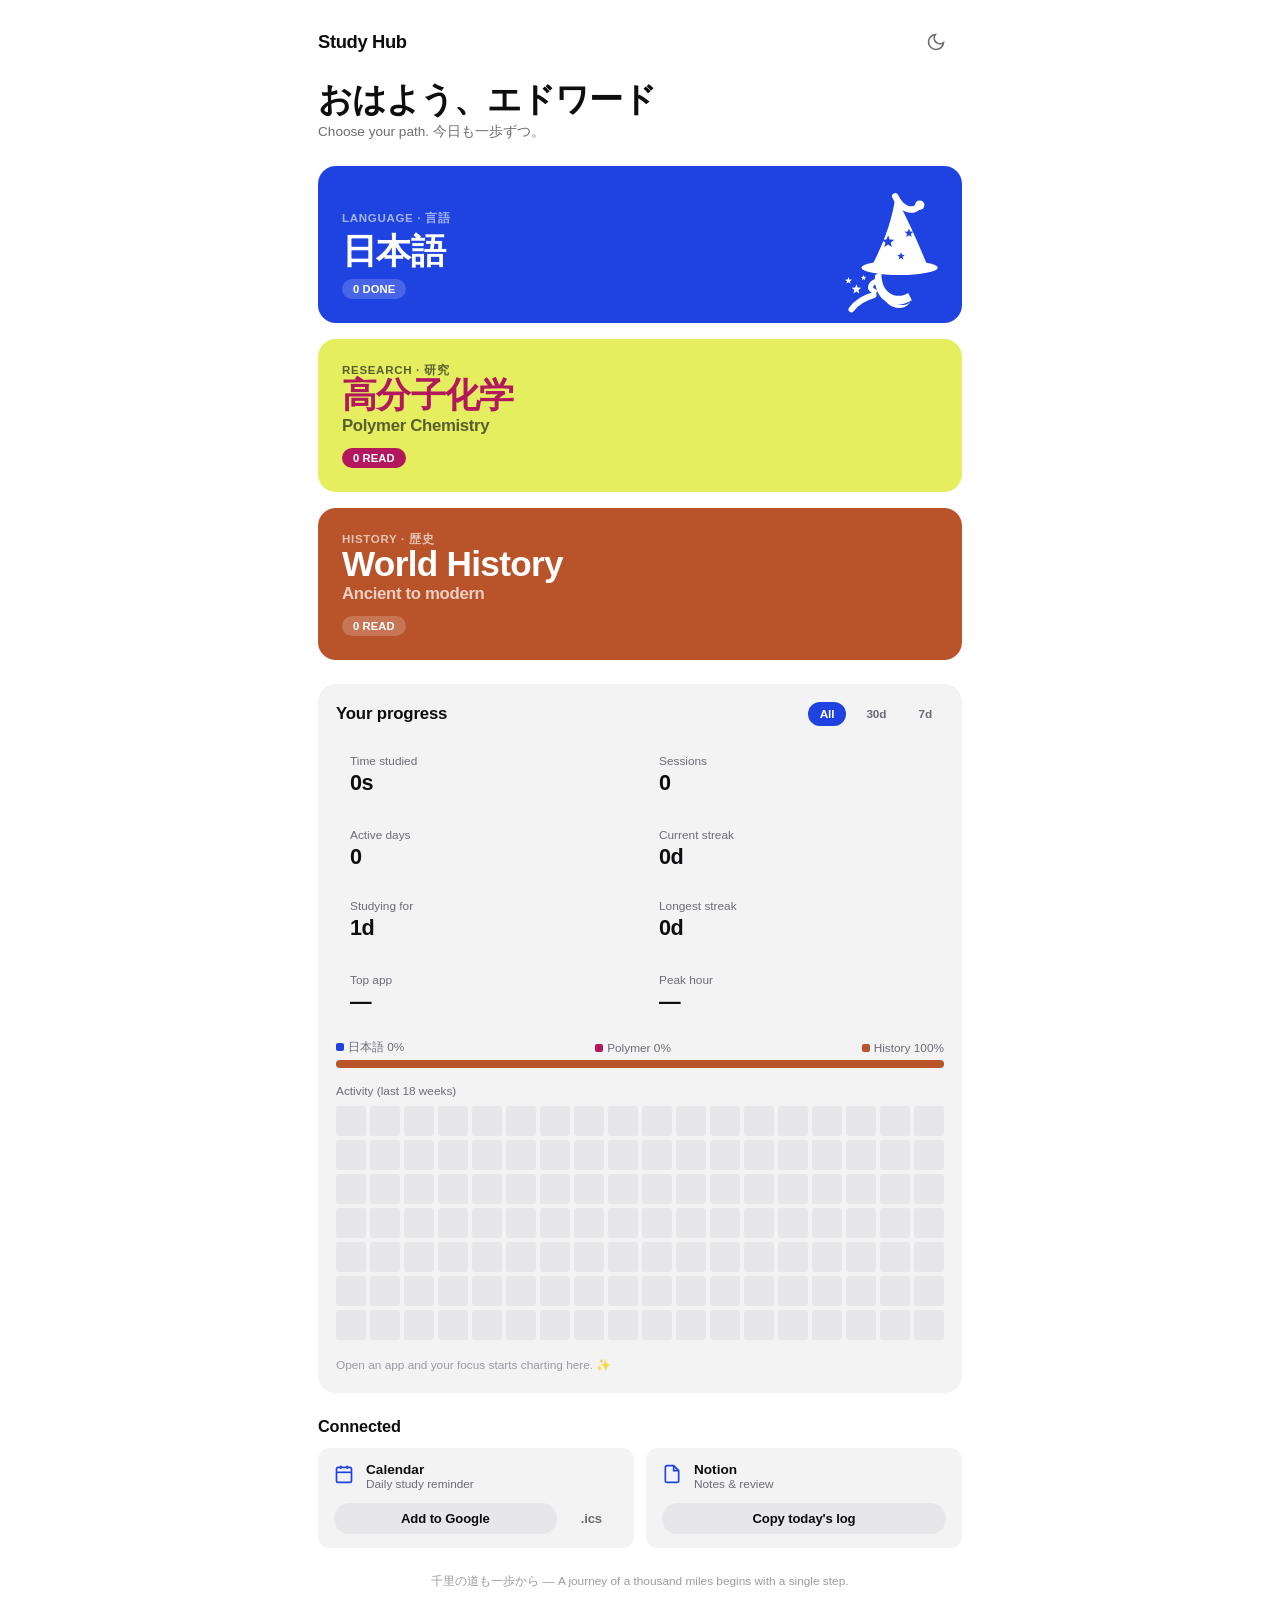
<file: index.html>
<!DOCTYPE html>
<html lang="en">
<head>
  <meta charset="UTF-8">
  <meta name="viewport" content="width=device-width, initial-scale=1.0, maximum-scale=1.0">
  <meta name="apple-mobile-web-app-capable" content="yes">
  <meta name="theme-color" content="#1f43e0">
  <title>学 Study Hub — Edward</title>
  <link rel="manifest" href="manifest.json">
  <link rel="icon" type="image/png" href="assets/icon.png">
  <link rel="icon" type="image/svg+xml" href="assets/icon.svg">
  <link rel="apple-touch-icon" href="assets/icon.png">
  <link rel="stylesheet" href="shared/css/style.css">
  <style>
    .app-card { transition: transform 0.15s; cursor: pointer; text-decoration: none; display: block; border-radius: var(--radius); overflow: hidden; }
    .app-card:hover { transform: translateY(-3px); }
    .app-card:active { transform: scale(0.99); }
  </style>
</head>
<body>
  <main class="main-content container" style="padding-top:24px">
    <div id="hub"></div>
  </main>

  <script src="shared/js/usage.js"></script>
  <script src="shared/js/pwa.js"></script>
  <script>
    const icons = {
      cal: `<svg viewBox="0 0 24 24" fill="none" stroke="currentColor" stroke-width="2"><rect x="3" y="4" width="18" height="18" rx="2"/><line x1="16" y1="2" x2="16" y2="6"/><line x1="8" y1="2" x2="8" y2="6"/><line x1="3" y1="10" x2="21" y2="10"/></svg>`,
      note: `<svg viewBox="0 0 24 24" fill="none" stroke="currentColor" stroke-width="2"><path d="M14 2H6a2 2 0 00-2 2v16a2 2 0 002 2h12a2 2 0 002-2V8z"/><polyline points="14 2 14 8 20 8"/></svg>`,
      arrow: `<svg viewBox="0 0 24 24" fill="none" stroke="currentColor" stroke-width="2"><line x1="5" y1="12" x2="19" y2="12"/><polyline points="12 5 19 12 12 19"/></svg>`,
      moon: `<svg viewBox="0 0 24 24" fill="none" stroke="currentColor" stroke-width="2"><path d="M21 12.79A9 9 0 1111.21 3 7 7 0 0021 12.79z"/></svg>`,
      sun: `<svg viewBox="0 0 24 24" fill="none" stroke="currentColor" stroke-width="2"><circle cx="12" cy="12" r="5"/><line x1="12" y1="1" x2="12" y2="3"/><line x1="12" y1="21" x2="12" y2="23"/><line x1="4.22" y1="4.22" x2="5.64" y2="5.64"/><line x1="18.36" y1="18.36" x2="19.78" y2="19.78"/><line x1="1" y1="12" x2="3" y2="12"/><line x1="21" y1="12" x2="23" y2="12"/></svg>`,
    };

    function star(cx, cy, r, fill) {
      let pts = '';
      for (let i = 0; i < 10; i++) { const a = -Math.PI/2 + i*Math.PI/5; const rad = i%2 ? r*0.42 : r; pts += `${(cx+Math.cos(a)*rad).toFixed(1)},${(cy+Math.sin(a)*rad).toFixed(1)} `; }
      return `<polygon points="${pts.trim()}" fill="${fill}"/>`;
    }
    const wizard = `<svg viewBox="0 0 150 185" style="width:100%;height:auto;display:block">
      <path d="M74 8 C71 42 54 82 41 106 L119 106 C107 76 91 40 74 8 Z" fill="#fff"/>
      <path d="M74 9 C83 28 97 31 106 23" fill="none" stroke="#fff" stroke-width="9" stroke-linecap="round"/>
      <circle cx="108" cy="21" r="6.5" fill="#fff"/>
      ${star(64,72,9,'#1f43e0')}${star(93,60,6.5,'#1f43e0')}${star(82,92,5.5,'#1f43e0')}
      <ellipse cx="80" cy="108" rx="53" ry="10" fill="#fff"/>
      <path d="M55 114 C53 142 74 154 92 143 L97 153 C68 170 43 150 46 118 Z" fill="#fff"/>
      <path d="M49 126 C39 130 36 137 45 141" fill="none" stroke="#fff" stroke-width="7" stroke-linecap="round"/>
      <circle cx="64" cy="122" r="2.6" fill="#1f43e0"/>
      <path d="M55 140 C58 166 88 172 97 152 C92 165 64 162 60 140 Z" fill="#fff"/>
      <path d="M44 146 C30 150 20 156 13 166" fill="none" stroke="#fff" stroke-width="8" stroke-linecap="round"/>
      ${star(20,138,7,'#fff')}${star(9,126,5,'#fff')}${star(30,122,4,'#fff')}
    </svg>`;

    let dark = JSON.parse(localStorage.getItem('hub_dark') ?? (window.matchMedia('(prefers-color-scheme: dark)').matches));

    function applyTheme() { document.documentElement.setAttribute('data-theme', dark ? 'dark' : 'light'); }
    function toggleDark() { dark = !dark; localStorage.setItem('hub_dark', JSON.stringify(dark)); applyTheme(); render(); }

    // Pull progress counts from each app's localStorage
    function jpStats() {
      try { const d = JSON.parse(localStorage.getItem('jp_study_v1') || '{}'); const done = Object.values(d.progress || {}).filter(p => p.completed).length; return { done, streak: d.streak?.count || 0 }; }
      catch { return { done: 0, streak: 0 }; }
    }
    function polyStats() {
      try { const d = JSON.parse(localStorage.getItem('polymer_study_v1') || '{}'); const read = Object.values(d.progress || {}).filter(p => p.read).length; return { read }; }
      catch { return { read: 0 }; }
    }
    function histStats() {
      try { const d = JSON.parse(localStorage.getItem('history_v1') || '{}'); return { read: Object.keys(d.read || {}).length }; }
      catch { return { read: 0 }; }
    }

    // ── Usage dashboard ─────────────────────────────────────────────
    let range = localStorage.getItem('hub_range') || 'all';   // 'all' | '30' | '7'
    function setRange(r) { range = r; localStorage.setItem('hub_range', r); render(); }

    function fmtTime(sec) {
      if (!sec || sec < 60) return Math.round(sec || 0) + 's';
      const m = sec / 60;
      if (m < 60) return Math.round(m) + 'm';
      const h = m / 60;
      return (h < 10 ? h.toFixed(1) : Math.round(h)) + 'h';
    }
    function daysAgoStr(n) { const d = new Date(); d.setDate(d.getDate() - n); return `${d.getFullYear()}-${String(d.getMonth()+1).padStart(2,'0')}-${String(d.getDate()).padStart(2,'0')}`; }

    function computeUsage() {
      const u = (window.StudyUsage ? window.StudyUsage.get() : {}) || {};
      const days = u.days || {};
      const rangeN = range === '7' ? 7 : range === '30' ? 30 : 9999;
      const cutoff = daysAgoStr(rangeN - 1);

      let jpSec = 0, polySec = 0, histSec = 0, sessions = 0, activeDays = 0;
      Object.keys(days).forEach(date => {
        if (range !== 'all' && date < cutoff) return;
        const d = days[date];
        const tot = (d.japanese || 0) + (d.polymer || 0) + (d.history || 0);
        jpSec += d.japanese || 0; polySec += d.polymer || 0; histSec += d.history || 0;
        sessions += d.sessions || 0;
        if (tot > 0 || d.sessions) activeDays++;
      });
      const totalSec = jpSec + polySec + histSec;

      // streaks (over all data, any activity)
      const active = new Set(Object.keys(days).filter(dt => (days[dt].japanese || days[dt].polymer || days[dt].history || days[dt].sessions)));
      let cur = 0;
      for (let i = 0; i < 4000; i++) { if (active.has(daysAgoStr(i))) cur++; else if (i > 0) break; }
      let longest = 0, run = 0;
      const sorted = [...active].sort();
      let prev = null;
      sorted.forEach(dt => {
        if (prev) { const gap = (new Date(dt) - new Date(prev)) / 86400000; run = gap === 1 ? run + 1 : 1; }
        else run = 1;
        longest = Math.max(longest, run); prev = dt;
      });

      // days since first use
      let usingDays = 1;
      if (u.firstUse) usingDays = Math.max(1, Math.round((new Date(daysAgoStr(0)) - new Date(u.firstUse)) / 86400000) + 1);

      // peak hour
      const hours = u.hours || {};
      let peakH = null, peakV = 0;
      Object.keys(hours).forEach(h => { if (hours[h] > peakV) { peakV = hours[h]; peakH = +h; } });
      const peakStr = peakH == null ? '—' : (peakH === 0 ? '12 AM' : peakH < 12 ? peakH + ' AM' : peakH === 12 ? '12 PM' : (peakH - 12) + ' PM');

      const apps = [['日本語', jpSec], ['Polymer', polySec], ['History', histSec]].sort((a, b) => b[1] - a[1]);
      const fav = totalSec === 0 ? '—' : apps[0][0];
      return { jpSec, polySec, histSec, totalSec, sessions, activeDays, cur, longest, usingDays, peakStr, fav, days };
    }

    function heatmap(days) {
      const COLS = 18, ROWS = 7, N = COLS * ROWS;          // ~18 weeks
      // find max for scaling
      let max = 1;
      Object.values(days).forEach(d => { const t = (d.japanese||0)+(d.polymer||0)+(d.history||0); if (t > max) max = t; });
      let cells = '';
      // oldest -> newest, left to right, filling columns top-to-bottom
      for (let i = N - 1; i >= 0; i--) {
        const date = daysAgoStr(i);
        const d = days[date];
        const t = d ? (d.japanese || 0) + (d.polymer || 0) + (d.history || 0) : 0;
        let bg = 'var(--surface2)';
        if (t > 0) {
          const lvl = Math.min(1, t / max);
          const op = 0.3 + 0.7 * lvl;
          bg = `color-mix(in srgb, var(--accent) ${Math.round(op*100)}%, var(--surface2))`;
        }
        cells += `<div title="${date}: ${fmtTime(t)}" style="width:100%;aspect-ratio:1;border-radius:3px;background:${bg}"></div>`;
      }
      return `<div style="display:grid;grid-template-rows:repeat(${ROWS},1fr);grid-auto-flow:column;grid-auto-columns:1fr;gap:4px">${cells}</div>`;
    }

    function tile(label, value) {
      return `<div class="card card-sm" style="padding:12px 14px">
        <div class="text-xs text-muted" style="margin-bottom:4px">${label}</div>
        <div class="display" style="font-size:1.35rem;line-height:1">${value}</div>
      </div>`;
    }

    function buildDashboard() {
      const s = computeUsage();
      const T = s.totalSec || 1;
      const jpPct = Math.round(100 * s.jpSec / T);
      const polyPct = Math.round(100 * s.polySec / T);
      const histPct = Math.max(0, 100 - jpPct - polyPct);
      // witty footer (Bleach episodes ≈ 24 min)
      const eps = s.totalSec / 60 / 24;
      const footer = s.totalSec < 60
        ? 'Open an app and your focus starts charting here. ✨'
        : `That\'s ≈ ${eps < 1 ? 'a fraction of' : eps.toFixed(eps < 10 ? 1 : 0)} ${eps < 1 ? 'one' : ''} Bleach episode${eps >= 2 ? 's' : ''} of pure focus. 🗡️`;

      return `
        <div class="card" style="padding:18px;margin-bottom:24px">
          <div class="flex justify-between items-center mb-4">
            <h3 style="font-size:1.05rem">Your progress</h3>
            <div class="flex gap-2">
              ${['all','30','7'].map(r => `<button class="chip ${range===r?'active':''}" style="padding:5px 12px;font-size:0.74rem" onclick="setRange('${r}')">${r==='all'?'All':r+'d'}</button>`).join('')}
            </div>
          </div>

          <div class="grid-2 mb-2" style="gap:10px">
            ${tile('Time studied', fmtTime(s.totalSec))}
            ${tile('Sessions', s.sessions)}
            ${tile('Active days', s.activeDays)}
            ${tile('Current streak', s.cur + 'd')}
          </div>
          <div class="grid-2 mb-4" style="gap:10px">
            ${tile('Studying for', s.usingDays + 'd')}
            ${tile('Longest streak', s.longest + 'd')}
            ${tile('Top app', s.fav)}
            ${tile('Peak hour', s.peakStr)}
          </div>

          <div class="mb-1 flex justify-between items-center" style="flex-wrap:wrap;gap:6px">
            <span class="text-xs text-muted"><span style="display:inline-block;width:8px;height:8px;border-radius:2px;background:#1f43e0;margin-right:4px"></span>日本語 ${jpPct}%</span>
            <span class="text-xs text-muted"><span style="display:inline-block;width:8px;height:8px;border-radius:2px;background:#b3185f;margin-right:4px"></span>Polymer ${polyPct}%</span>
            <span class="text-xs text-muted"><span style="display:inline-block;width:8px;height:8px;border-radius:2px;background:#b8532a;margin-right:4px"></span>History ${histPct}%</span>
          </div>
          <div style="display:flex;height:8px;border-radius:100px;overflow:hidden;background:var(--surface2)" class="mb-4">
            <div style="width:${jpPct}%;background:#1f43e0"></div>
            <div style="width:${polyPct}%;background:#b3185f"></div>
            <div style="width:${histPct}%;background:#b8532a"></div>
          </div>

          <div class="text-xs text-muted mb-2">Activity (last 18 weeks)</div>
          ${heatmap(s.days)}

          <p class="text-xs text-faint mt-4">${footer}</p>
        </div>
      `;
    }

    function render() {
      const hour = new Date().getHours();
      const greet = hour < 11 ? 'おはよう' : hour < 18 ? 'こんにちは' : 'こんばんは';
      const jp = jpStats(), poly = polyStats(), hist = histStats();

      document.getElementById('hub').innerHTML = `
        <div class="flex justify-between items-center mb-6">
          <div class="nav-logo">Study Hub</div>
          <button class="btn btn-ghost btn-sm" onclick="toggleDark()">${dark ? icons.sun : icons.moon}</button>
        </div>

        <h1 class="jp animate-ink mb-1">${greet}、エドワード</h1>
        <p class="text-muted text-sm mb-6">Choose your path. 今日も一歩ずつ。</p>

        <div class="flex flex-col gap-4 mb-6">
          <a class="app-card" href="apps/japanese/index.html" style="background:#1f43e0">
            <div style="display:flex;align-items:flex-end;justify-content:space-between;padding:24px 0 0 24px;min-height:150px">
              <div style="padding-bottom:24px">
                <div class="display" style="color:rgba(255,255,255,0.6);font-size:0.72rem;letter-spacing:0.06em;margin-bottom:8px">LANGUAGE · 言語</div>
                <div class="display jp" style="color:#fff;font-size:2.2rem;line-height:0.95">日本語</div>
                <div class="flex gap-2 mt-3">
                  <span class="badge" style="background:rgba(255,255,255,0.18);color:#fff">${jp.done} done</span>
                  ${jp.streak ? `<span class="badge" style="background:rgba(255,255,255,0.18);color:#fff">🔥 ${jp.streak} streak</span>` : ''}
                </div>
              </div>
              <div style="width:108px;flex-shrink:0;margin-right:12px">${wizard}</div>
            </div>
          </a>

          <a class="app-card" href="apps/polymer/index.html" style="background:#e4ee5e">
            <div style="padding:24px;min-height:150px;display:flex;flex-direction:column;justify-content:space-between">
              <div class="display" style="color:#5a5e2e;font-size:0.72rem;letter-spacing:0.06em">RESEARCH · 研究</div>
              <div>
                <div class="display jp" style="color:#b3185f;font-size:2.2rem;line-height:0.95;margin-bottom:4px">高分子化学</div>
                <div class="display" style="color:#5a5e2e;font-size:1.05rem">Polymer Chemistry</div>
                <div class="flex gap-2 mt-3">
                  <span class="badge" style="background:#b3185f;color:#fff">${poly.read} read</span>
                </div>
              </div>
            </div>
          </a>

          <a class="app-card" href="apps/history/index.html" style="background:#b8532a">
            <div style="padding:24px;min-height:150px;display:flex;flex-direction:column;justify-content:space-between">
              <div class="display" style="color:rgba(255,255,255,0.65);font-size:0.72rem;letter-spacing:0.06em">HISTORY · 歴史</div>
              <div>
                <div class="display" style="color:#fff;font-size:2.2rem;line-height:0.95;margin-bottom:4px">World History</div>
                <div class="display" style="color:rgba(255,255,255,0.72);font-size:1.05rem">Ancient to modern</div>
                <div class="flex gap-2 mt-3">
                  <span class="badge" style="background:rgba(255,255,255,0.2);color:#fff">${hist.read} read</span>
                </div>
              </div>
            </div>
          </a>
        </div>

        ${buildDashboard()}

        <h3 class="mb-3">Connected</h3>
        <div class="grid-2 mb-6">
          <div class="card card-sm">
            <div class="flex items-center gap-3 mb-3">
              <span style="color:var(--accent)">${icons.cal}</span>
              <div>
                <div class="text-sm font-medium">Calendar</div>
                <div class="text-xs text-muted">Daily study reminder</div>
              </div>
            </div>
            <div class="flex gap-2">
              <button class="btn btn-secondary btn-sm" style="flex:1" onclick="addCalendarReminder()">Add to Google</button>
              <button class="btn btn-ghost btn-sm" onclick="downloadIcs()">.ics</button>
            </div>
          </div>
          <div class="card card-sm">
            <div class="flex items-center gap-3 mb-3">
              <span style="color:var(--accent)">${icons.note}</span>
              <div>
                <div class="text-sm font-medium">Notion</div>
                <div class="text-xs text-muted">Notes & review</div>
              </div>
            </div>
            <button class="btn btn-secondary btn-sm btn-full" onclick="copyStudyLog()">Copy today's log</button>
          </div>
        </div>

        <p class="text-center text-xs text-faint jp mb-4">千里の道も一歩から — A journey of a thousand miles begins with a single step.</p>
      `;
    }

    // ── Calendar / Notion (client-only, no accounts or API keys) ──────
    function pad(n) { return String(n).padStart(2, '0'); }
    function reminderWindow() {
      const start = new Date();
      start.setHours(20, 0, 0, 0);
      return { start, end: new Date(start.getTime() + 30 * 60000) };
    }

    function addCalendarReminder() {
      const { start, end } = reminderWindow();
      const fmt = d => `${d.getFullYear()}${pad(d.getMonth() + 1)}${pad(d.getDate())}T${pad(d.getHours())}${pad(d.getMinutes())}00`;
      const params = new URLSearchParams({
        action: 'TEMPLATE',
        text: 'Study session — 日本語 / Polymer Chemistry',
        dates: `${fmt(start)}/${fmt(end)}`,
        details: 'Daily study reminder from Study Hub.',
        recur: 'RRULE:FREQ=DAILY',
        ctz: Intl.DateTimeFormat().resolvedOptions().timeZone,
      });
      window.open(`https://calendar.google.com/calendar/render?${params}`, '_blank');
    }

    function downloadIcs() {
      const { start, end } = reminderWindow();
      const fmtUtc = d => d.toISOString().replace(/[-:]/g, '').split('.')[0] + 'Z';
      const ics = [
        'BEGIN:VCALENDAR', 'VERSION:2.0', 'PRODID:-//Study Hub//EN',
        'BEGIN:VEVENT',
        `UID:study-hub-${Date.now()}@edward`,
        `DTSTAMP:${fmtUtc(new Date())}`,
        `DTSTART:${fmtUtc(start)}`,
        `DTEND:${fmtUtc(end)}`,
        'RRULE:FREQ=DAILY',
        'SUMMARY:Study session — 日本語 / Polymer Chemistry',
        'DESCRIPTION:Daily study reminder from Study Hub.',
        'END:VEVENT', 'END:VCALENDAR',
      ].join('\r\n');
      const url = URL.createObjectURL(new Blob([ics], { type: 'text/calendar' }));
      const a = document.createElement('a');
      a.href = url; a.download = 'study-reminder.ics';
      a.click();
      URL.revokeObjectURL(url);
    }

    async function copyStudyLog() {
      const jp = jpStats(), poly = polyStats(), s = computeUsage();
      const md = `### Study Log — ${daysAgoStr(0)}\n\n` +
        `- 🗾 日本語: ${jp.done} scenarios done, 🔥 ${jp.streak}-day streak\n` +
        `- 🧪 Polymer Chemistry: ${poly.read} concepts read\n` +
        `- ⏱️ Time studied (all-time): ${fmtTime(s.totalSec)}\n` +
        `- 📅 Current streak: ${s.cur}d · Longest: ${s.longest}d\n`;
      try {
        await navigator.clipboard.writeText(md);
        showToast('Copied ✓ — paste into Notion');
      } catch {
        showToast('Clipboard blocked — copy manually');
      }
    }

    function showToast(msg) {
      let t = document.getElementById('hub-toast');
      if (!t) {
        t = document.createElement('div');
        t.id = 'hub-toast';
        t.style.cssText = 'position:fixed;bottom:24px;left:50%;transform:translateX(-50%);background:var(--text);color:var(--bg);padding:10px 18px;border-radius:100px;font-size:0.85rem;z-index:1000;opacity:0;transition:opacity 0.2s;pointer-events:none';
        document.body.appendChild(t);
      }
      t.textContent = msg;
      t.style.opacity = '1';
      clearTimeout(t._timer);
      t._timer = setTimeout(() => { t.style.opacity = '0'; }, 2200);
    }

    applyTheme();
    render();
  </script>
</body>
</html>
</file>
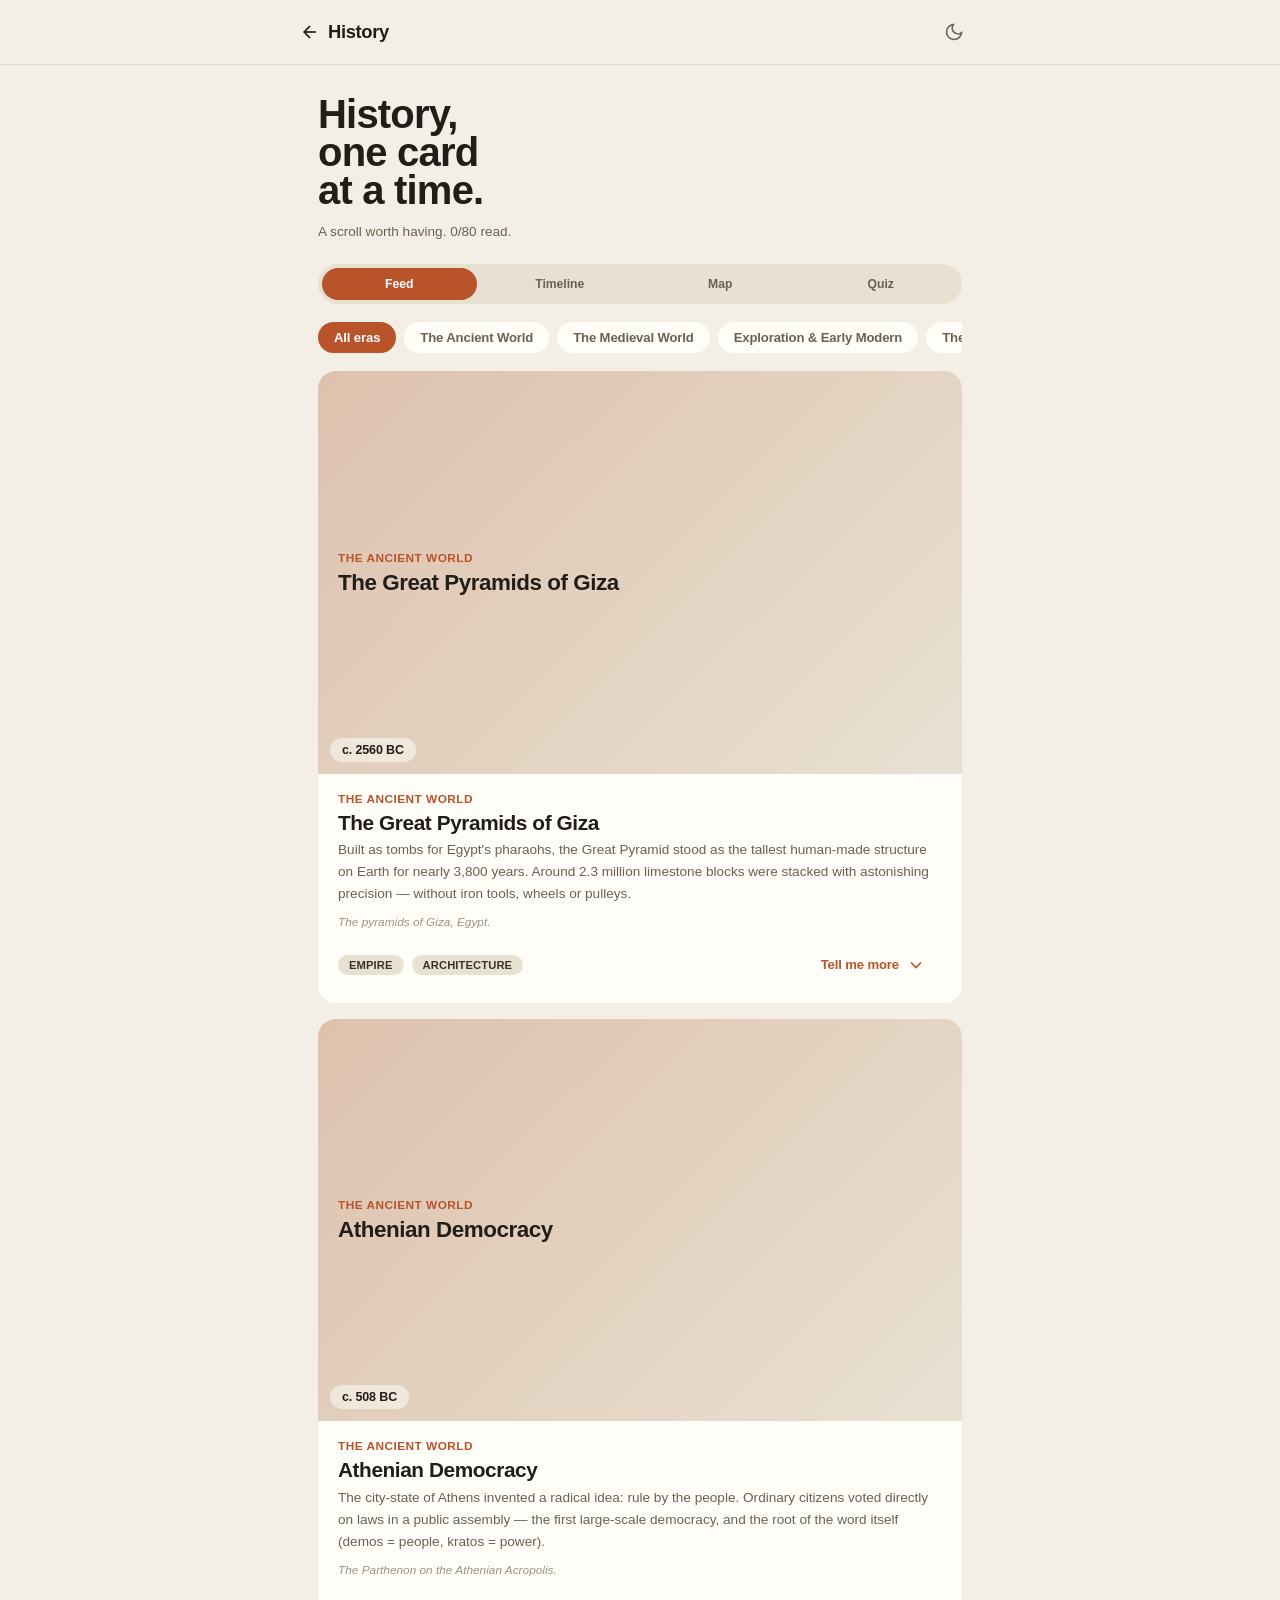
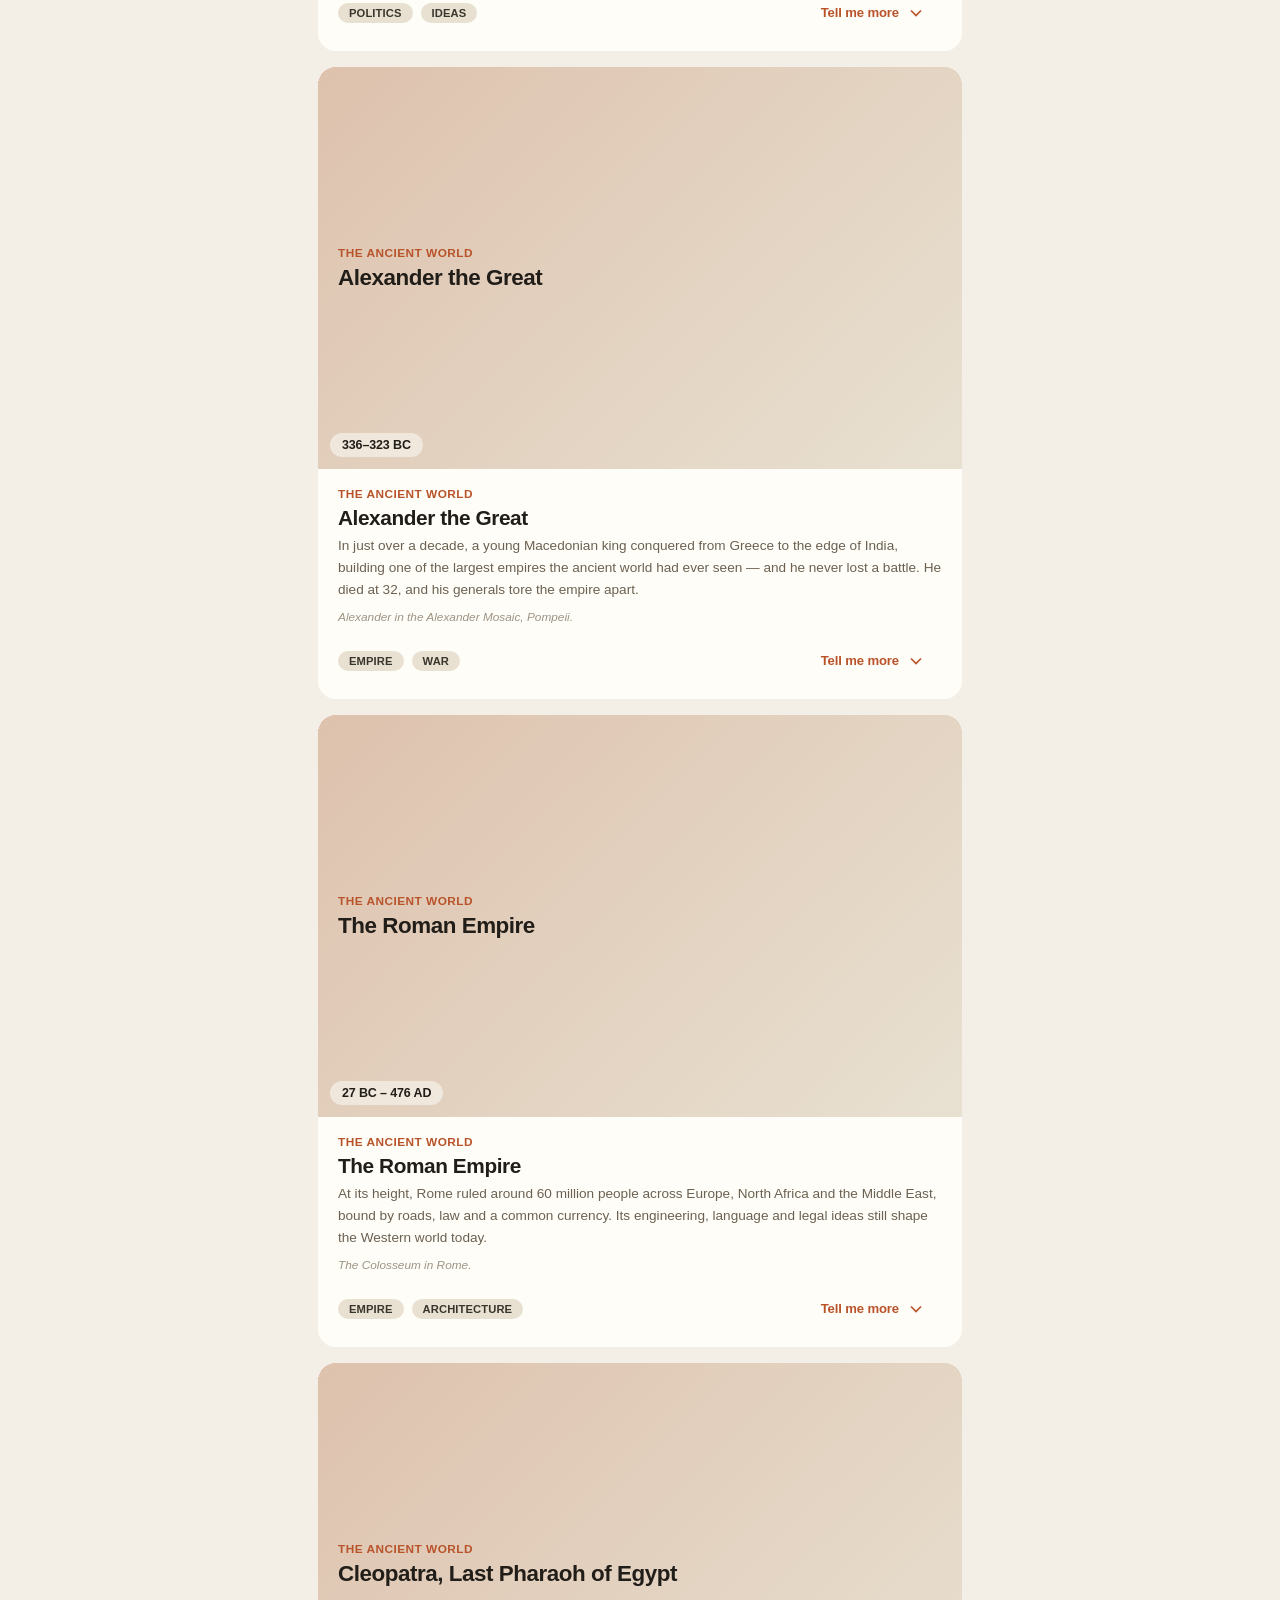
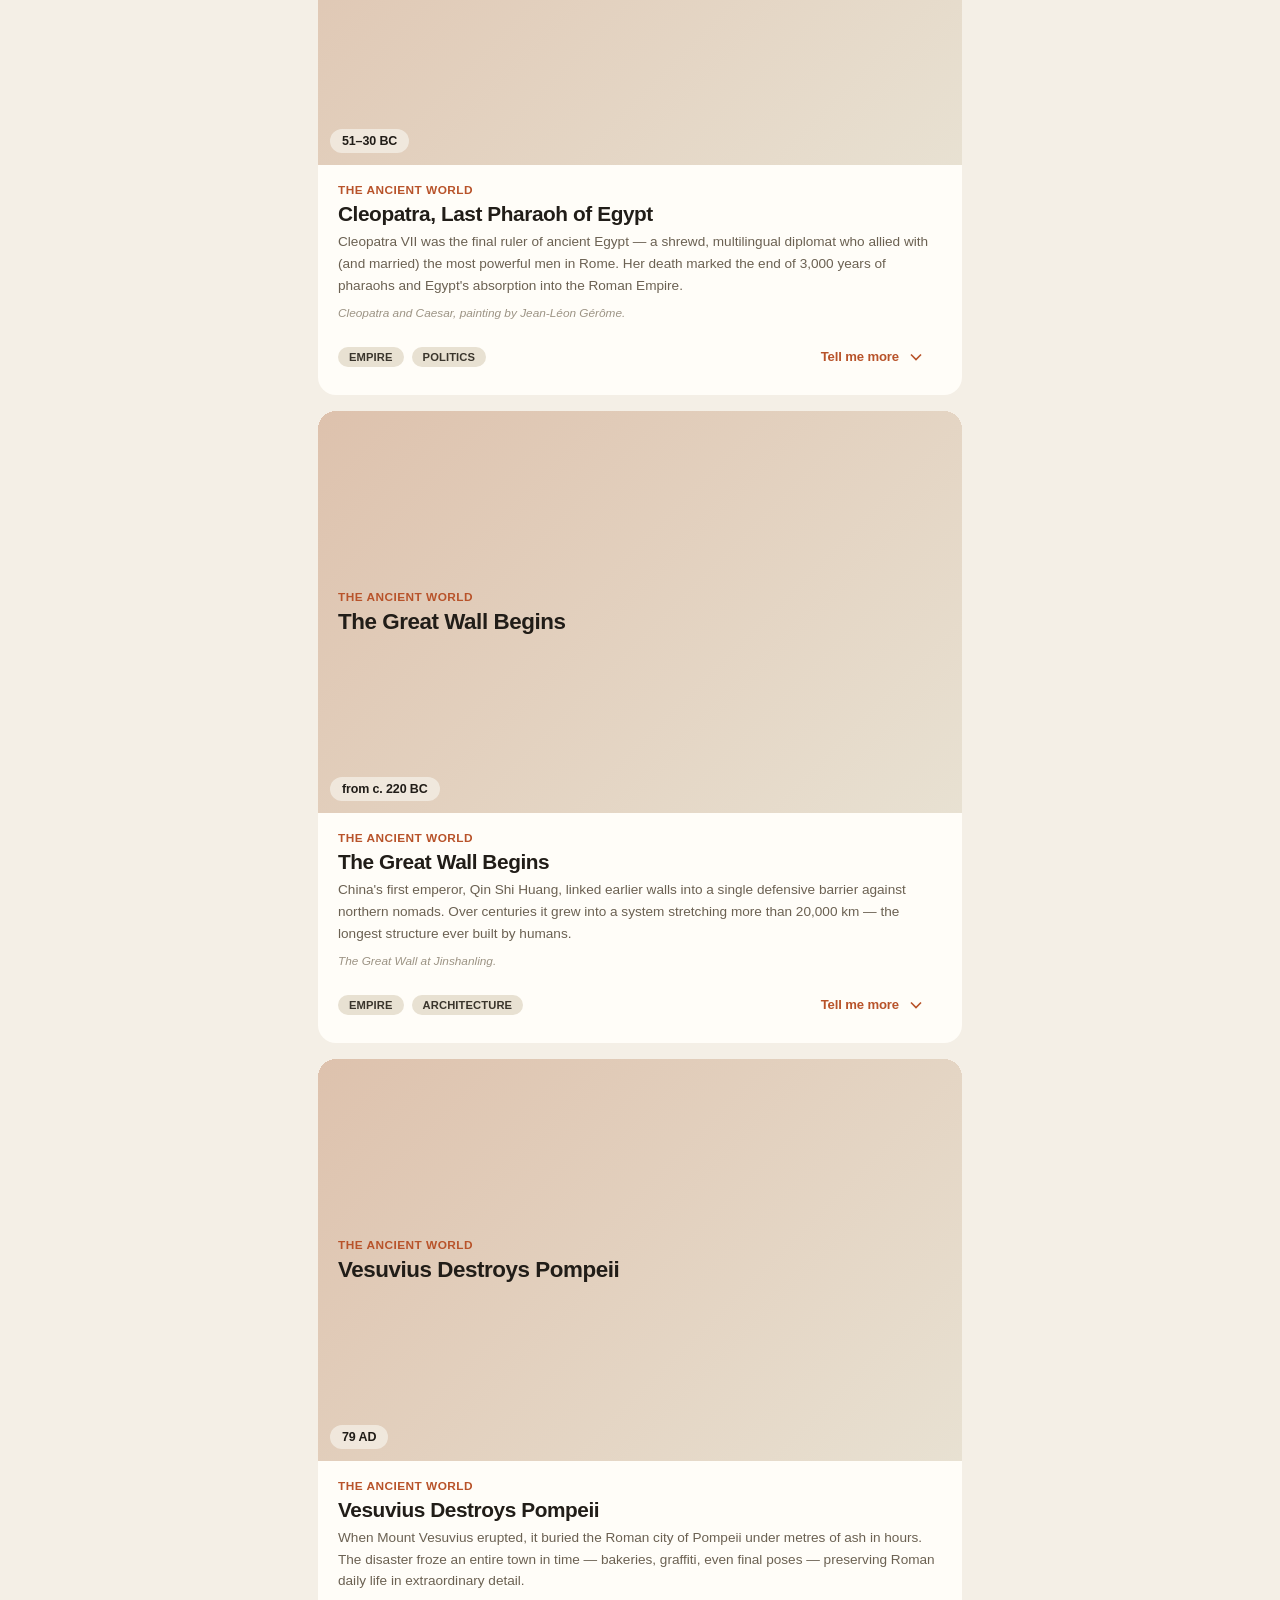
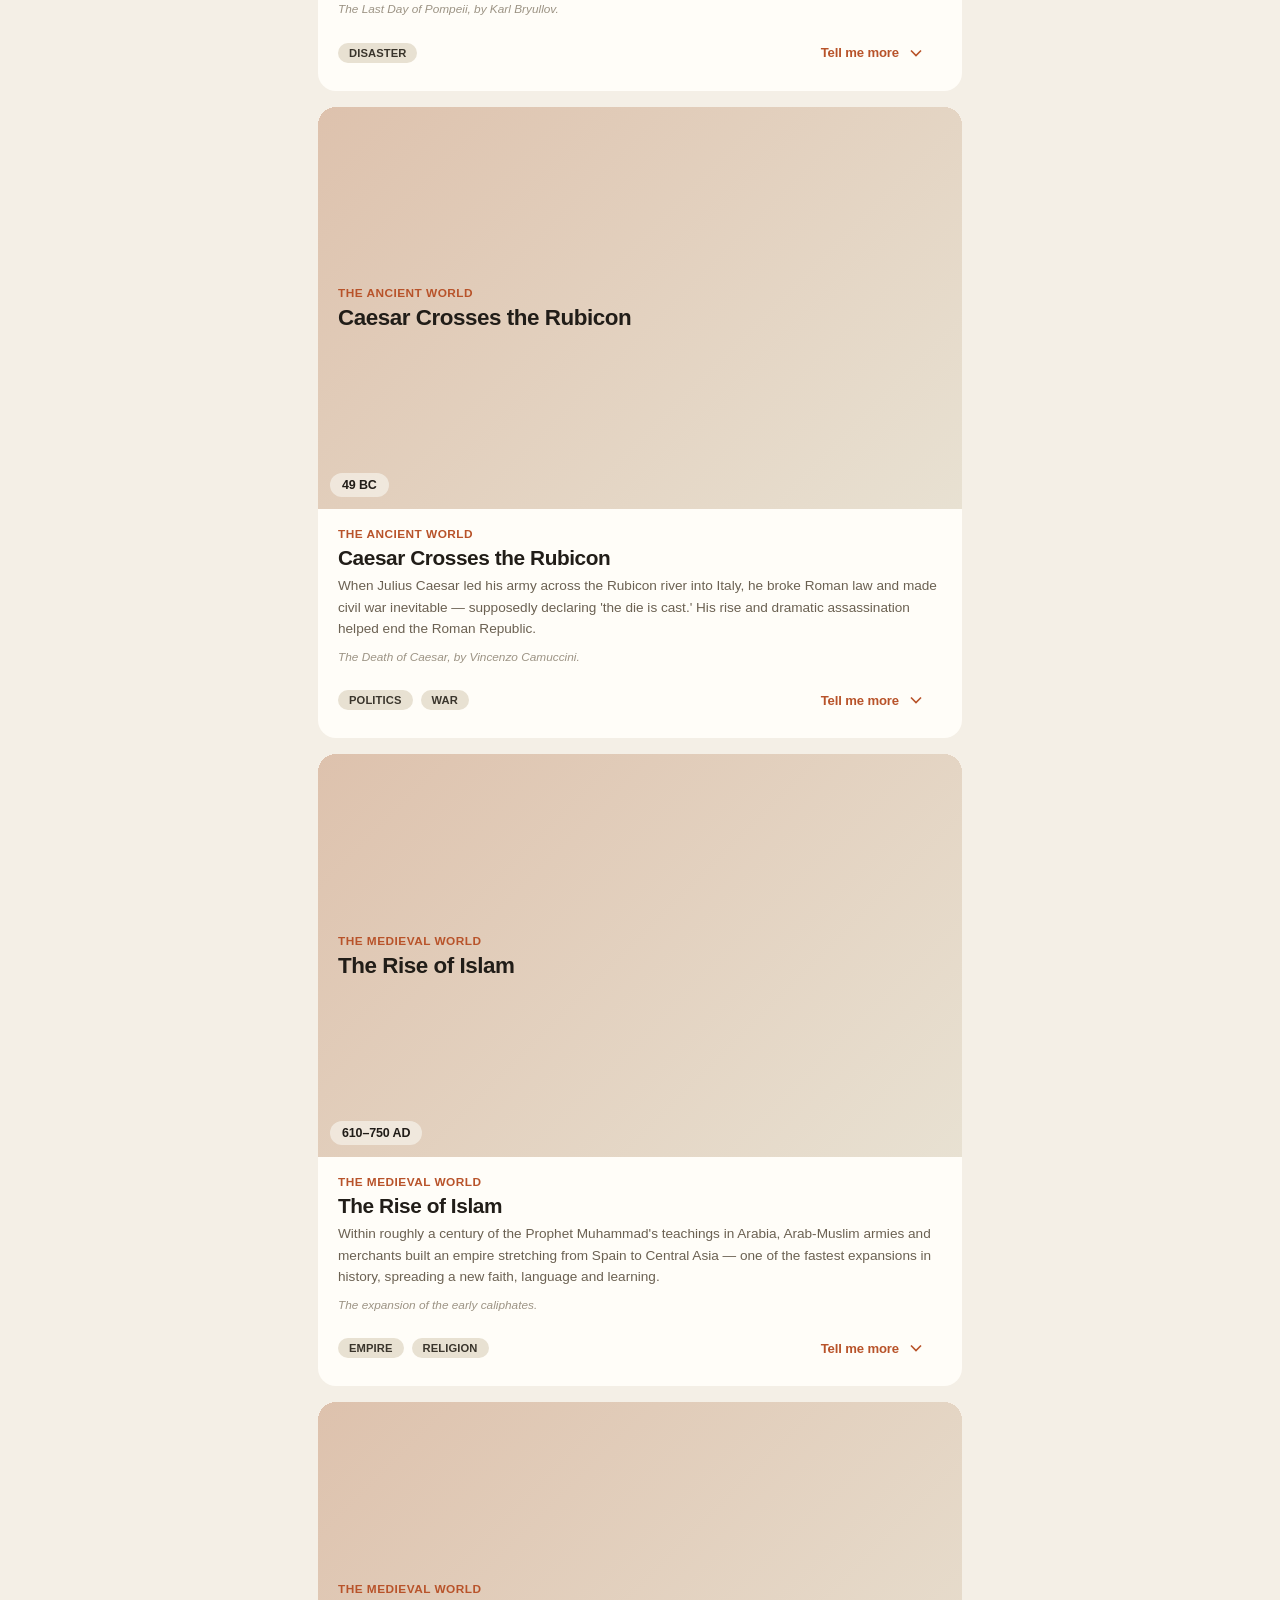
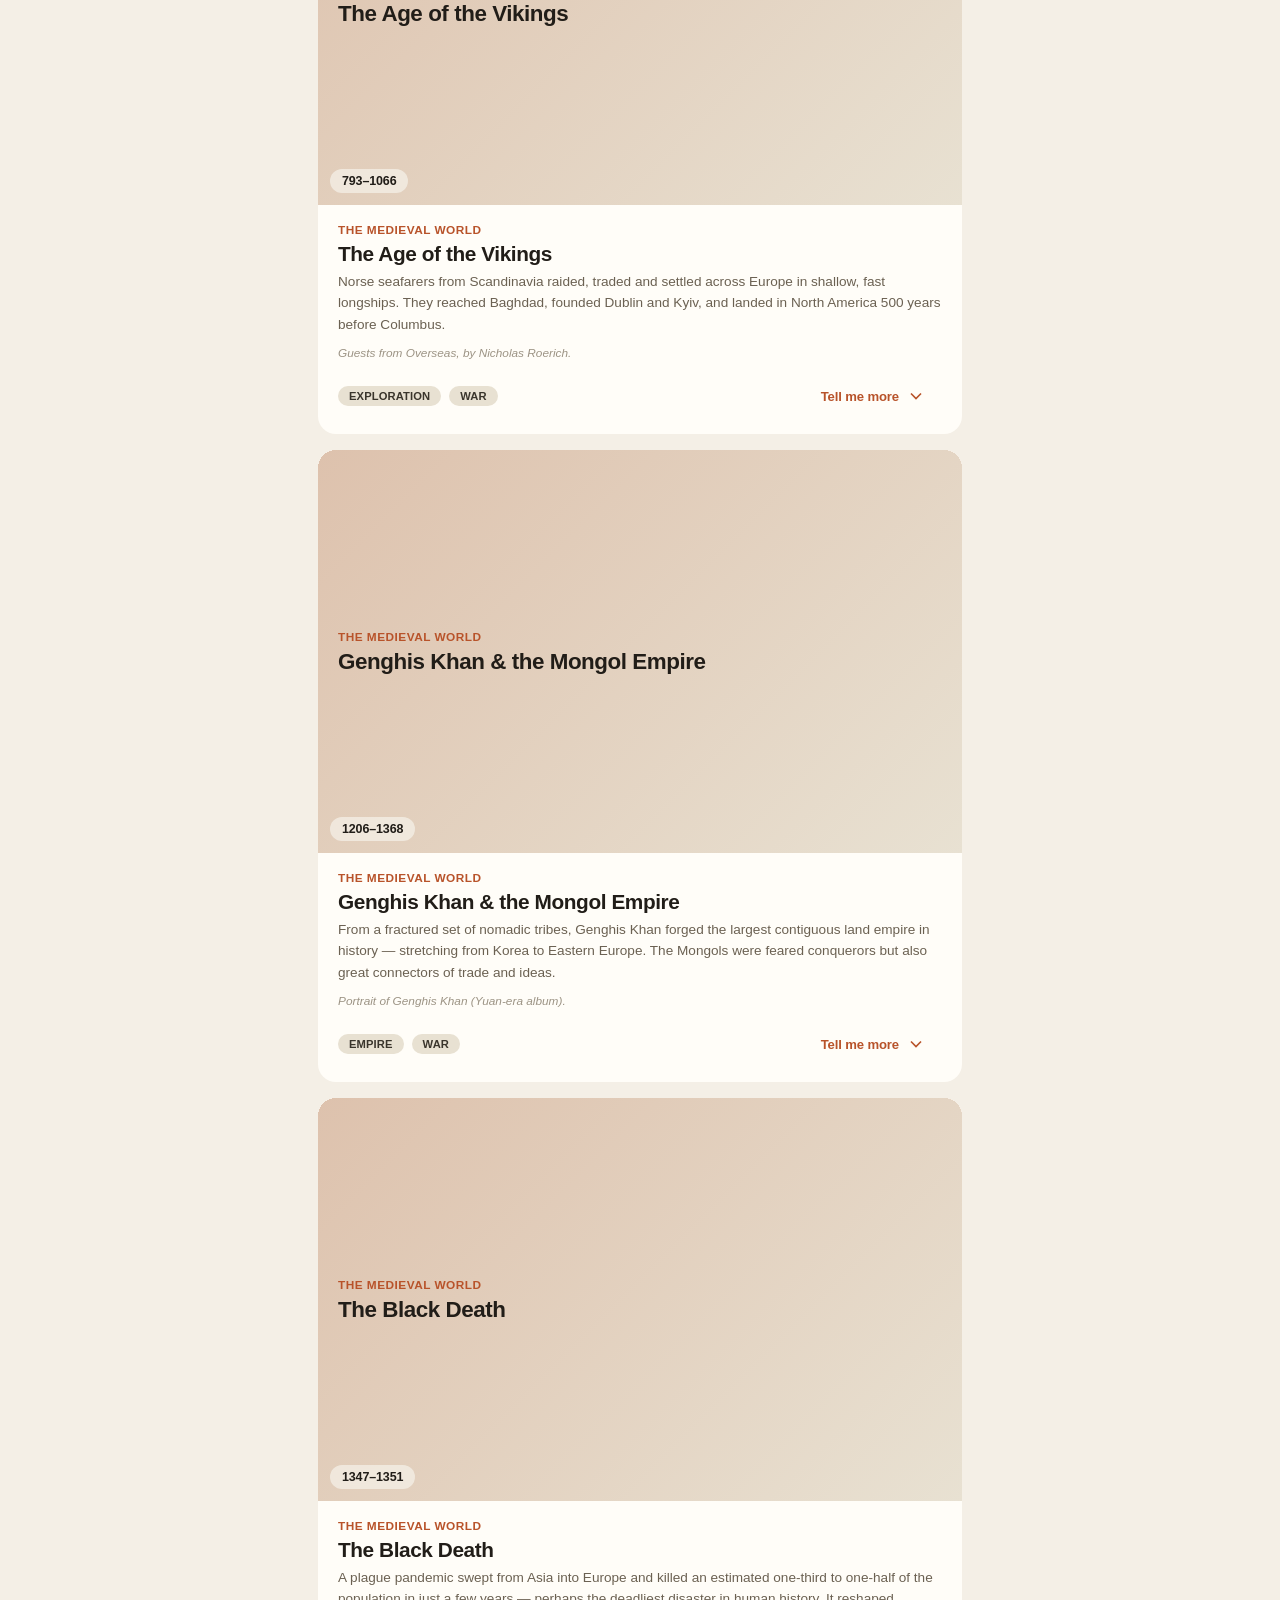
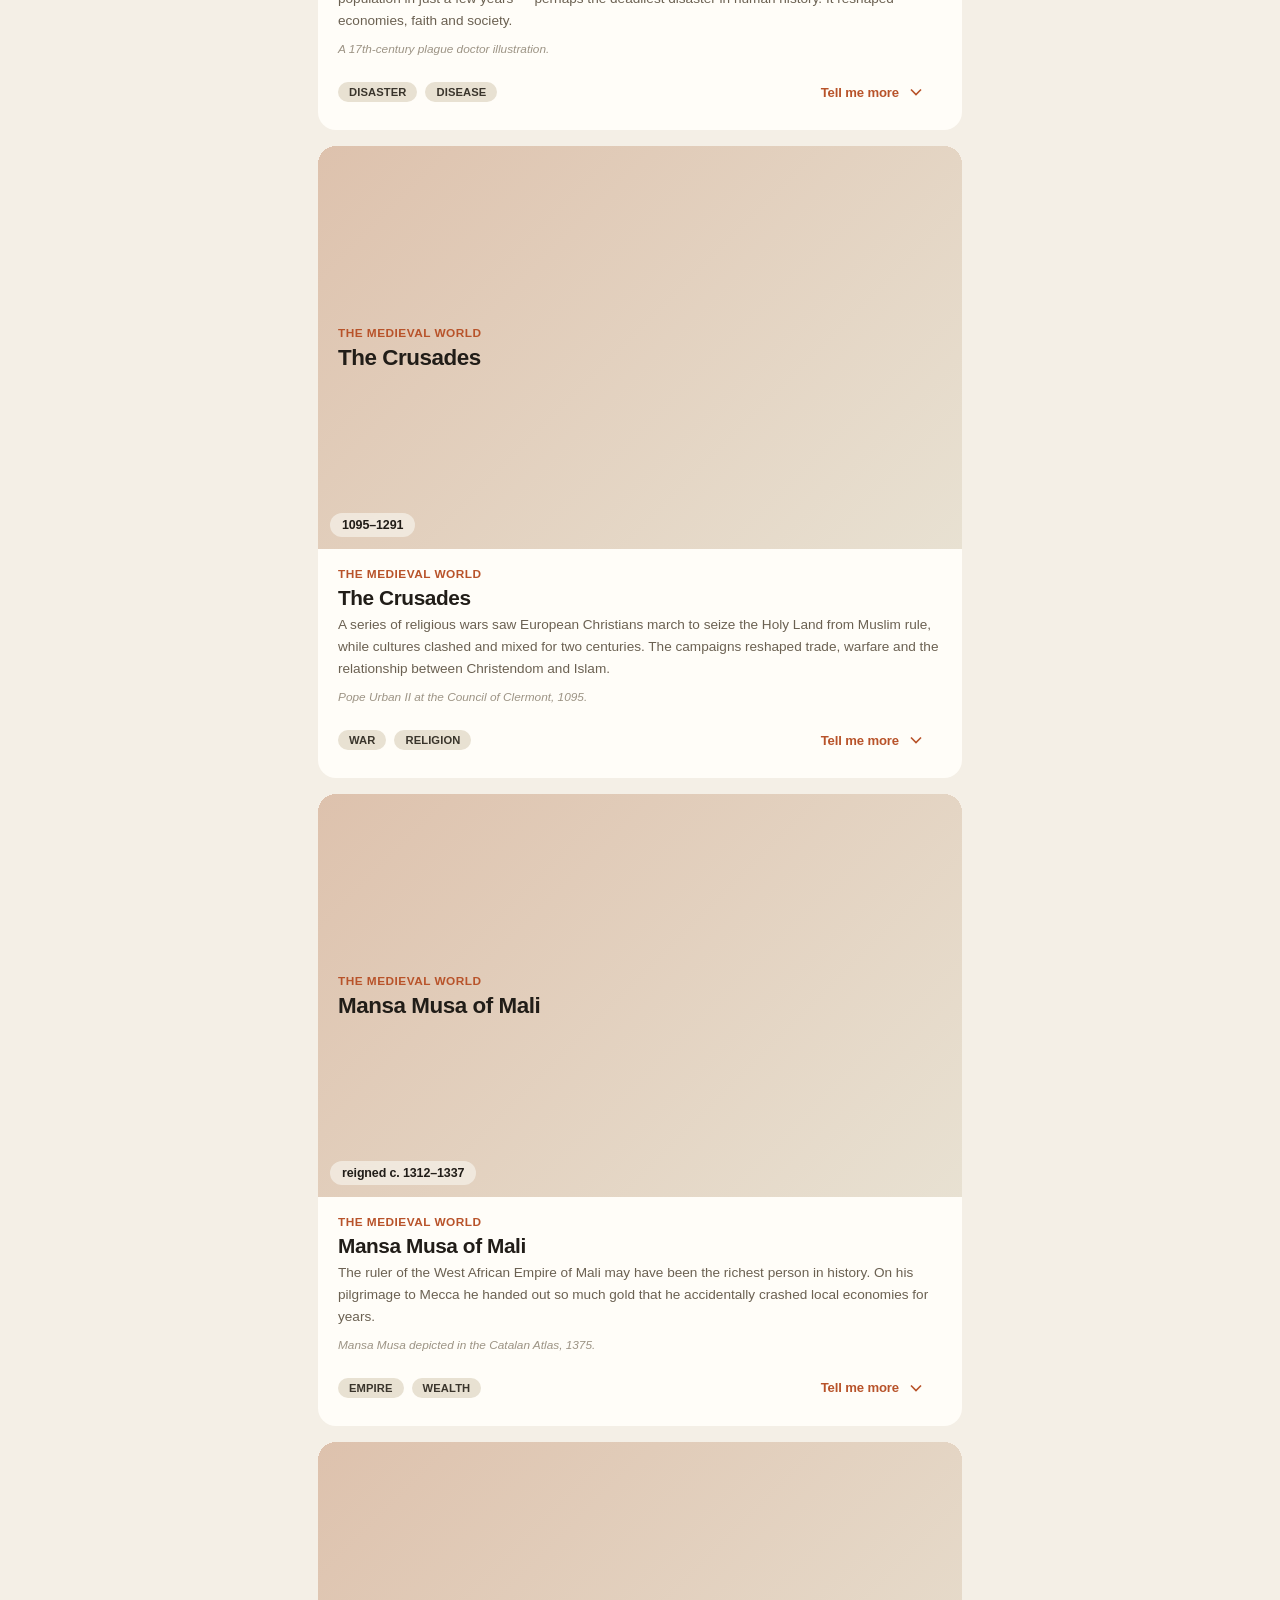
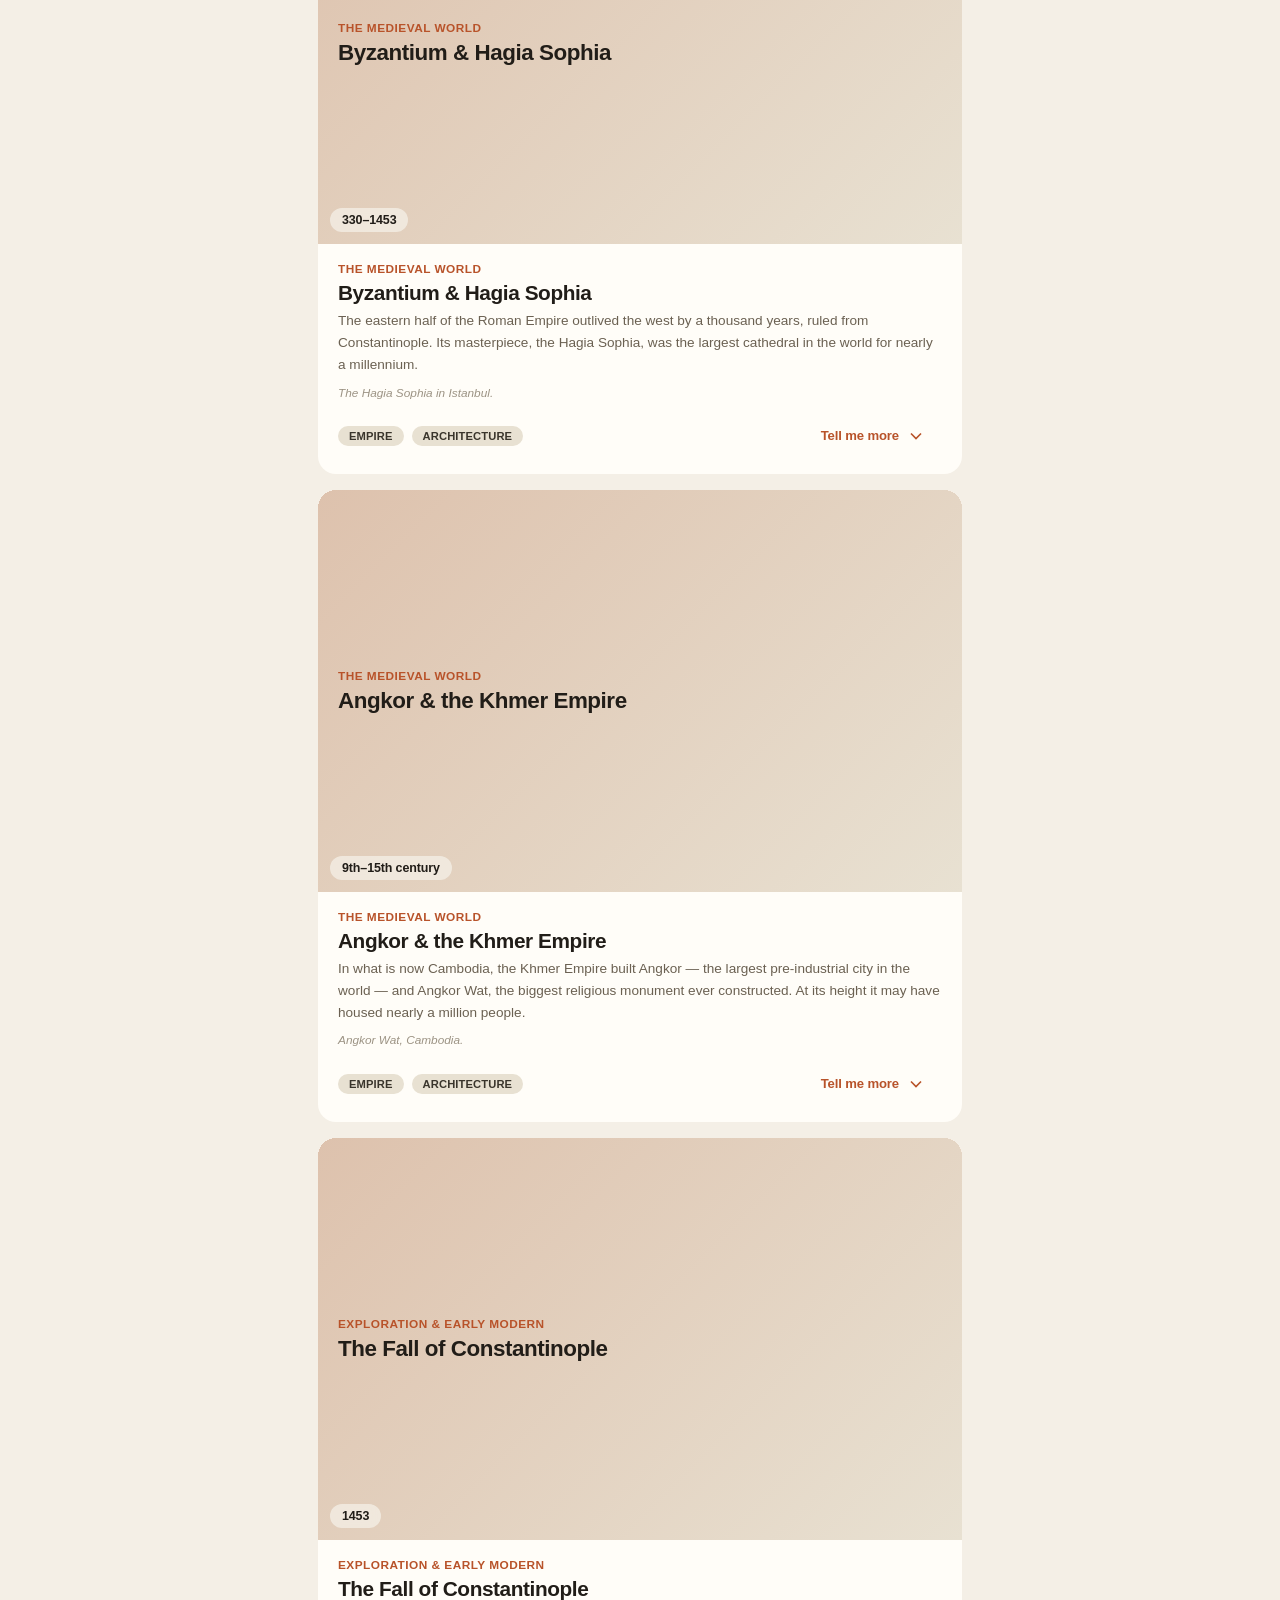
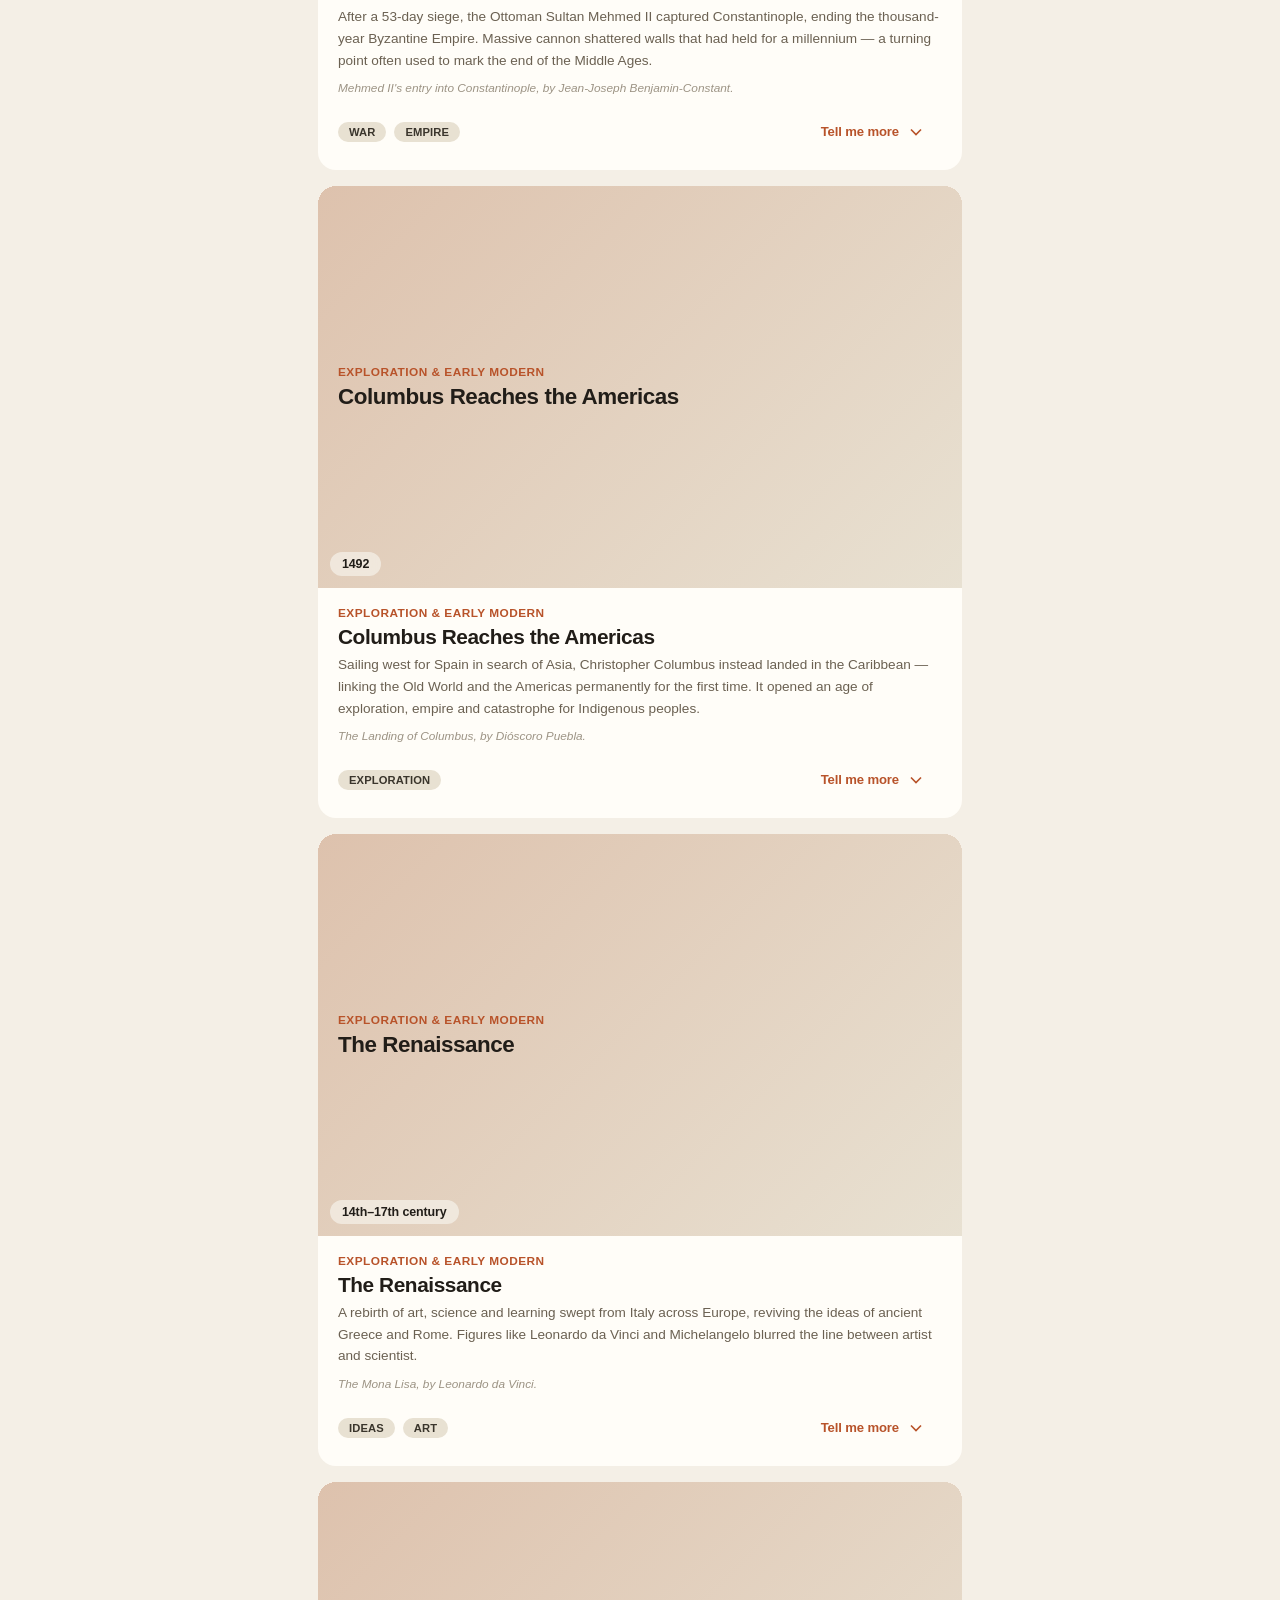
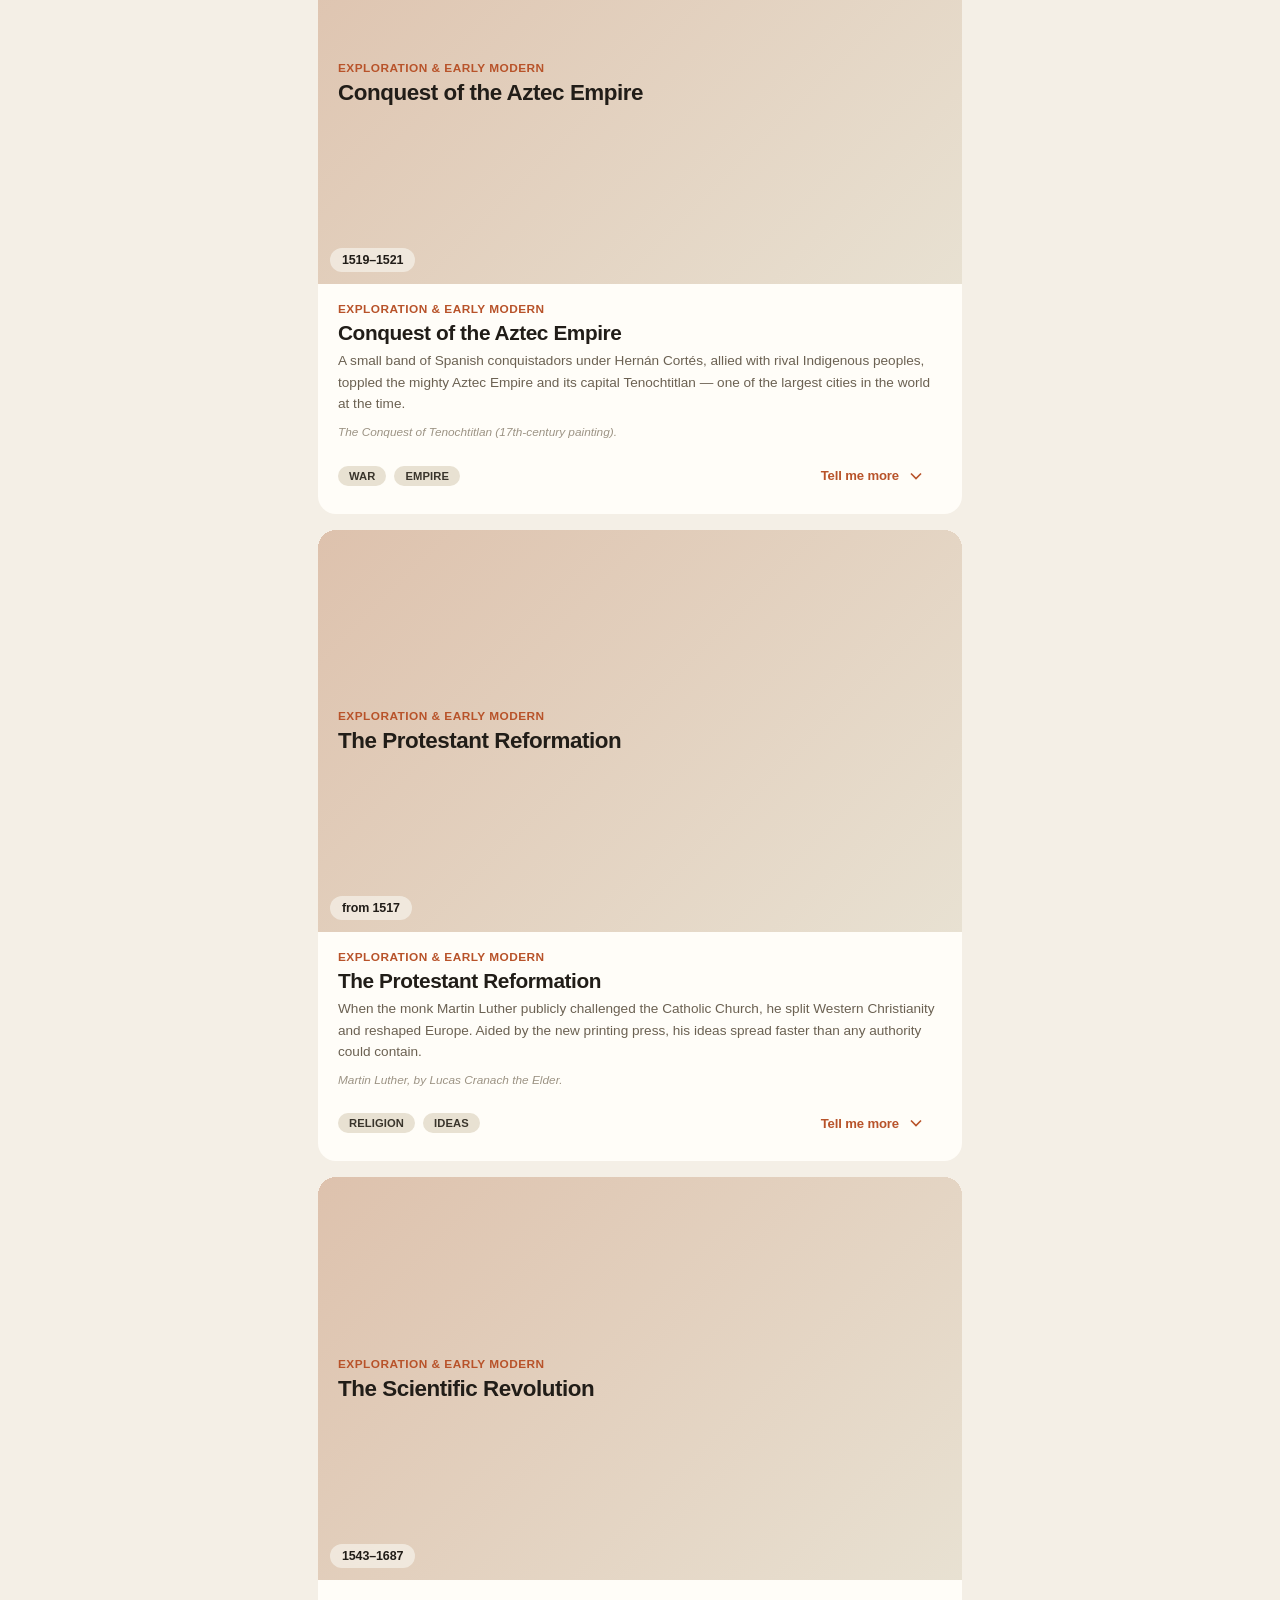
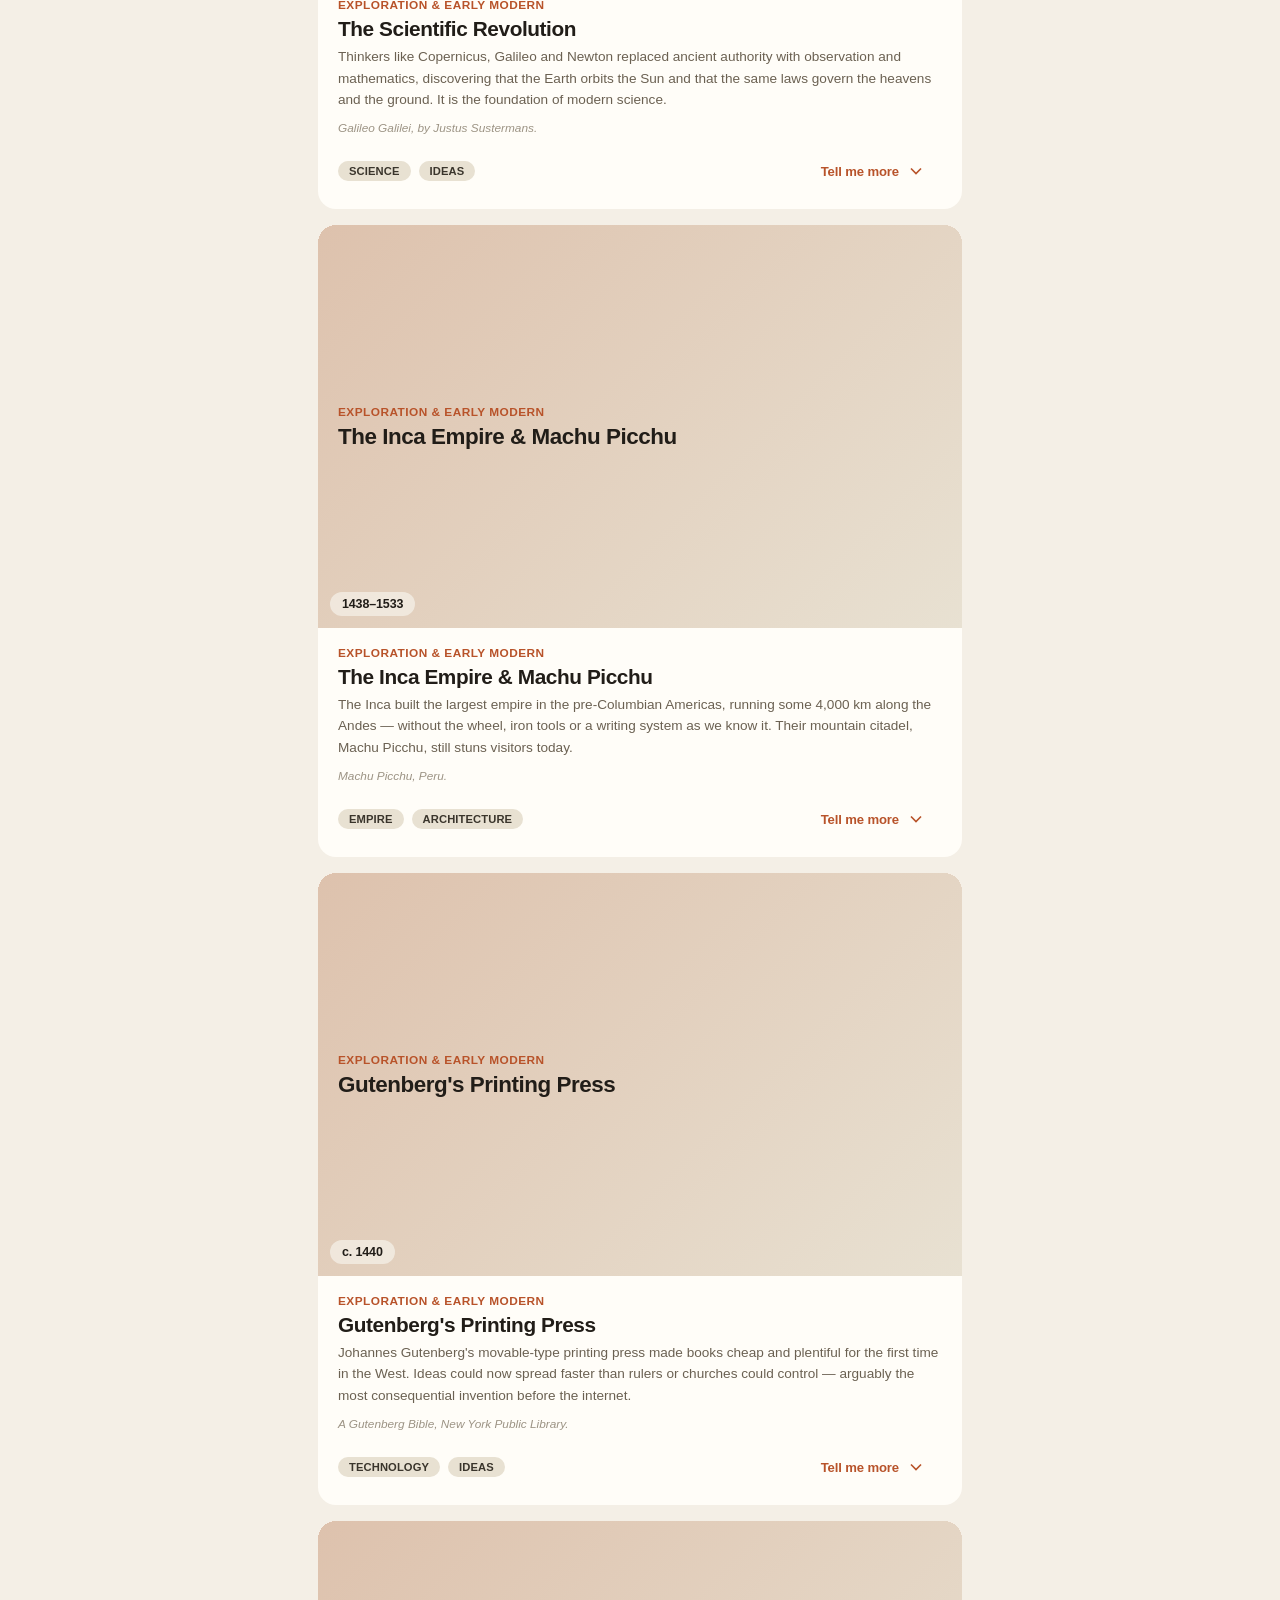
<file: apps/history/index.html>
<!DOCTYPE html>
<html lang="en">
<head>
  <meta charset="UTF-8">
  <meta name="viewport" content="width=device-width, initial-scale=1.0, maximum-scale=1.0">
  <meta name="apple-mobile-web-app-capable" content="yes">
  <meta name="theme-color" content="#1f43e0">
  <title>History — Edward</title>
  <link rel="manifest" href="../../manifest.json">
  <link rel="icon" type="image/png" href="../../assets/icon.png">
  <link rel="icon" type="image/svg+xml" href="../../assets/icon.svg">
  <link rel="apple-touch-icon" href="../../assets/icon.png">
  <link rel="stylesheet" href="../../shared/css/style.css">
  <link rel="stylesheet" href="theme.css">
</head>
<body>
  <div id="app"></div>
  <script src="../../shared/js/usage.js"></script>
  <script src="../../shared/js/pwa.js"></script>
  <script src="content.js"></script>
  <script src="geo.js"></script>
  <script src="app.js"></script>
</body>
</html>
</file>
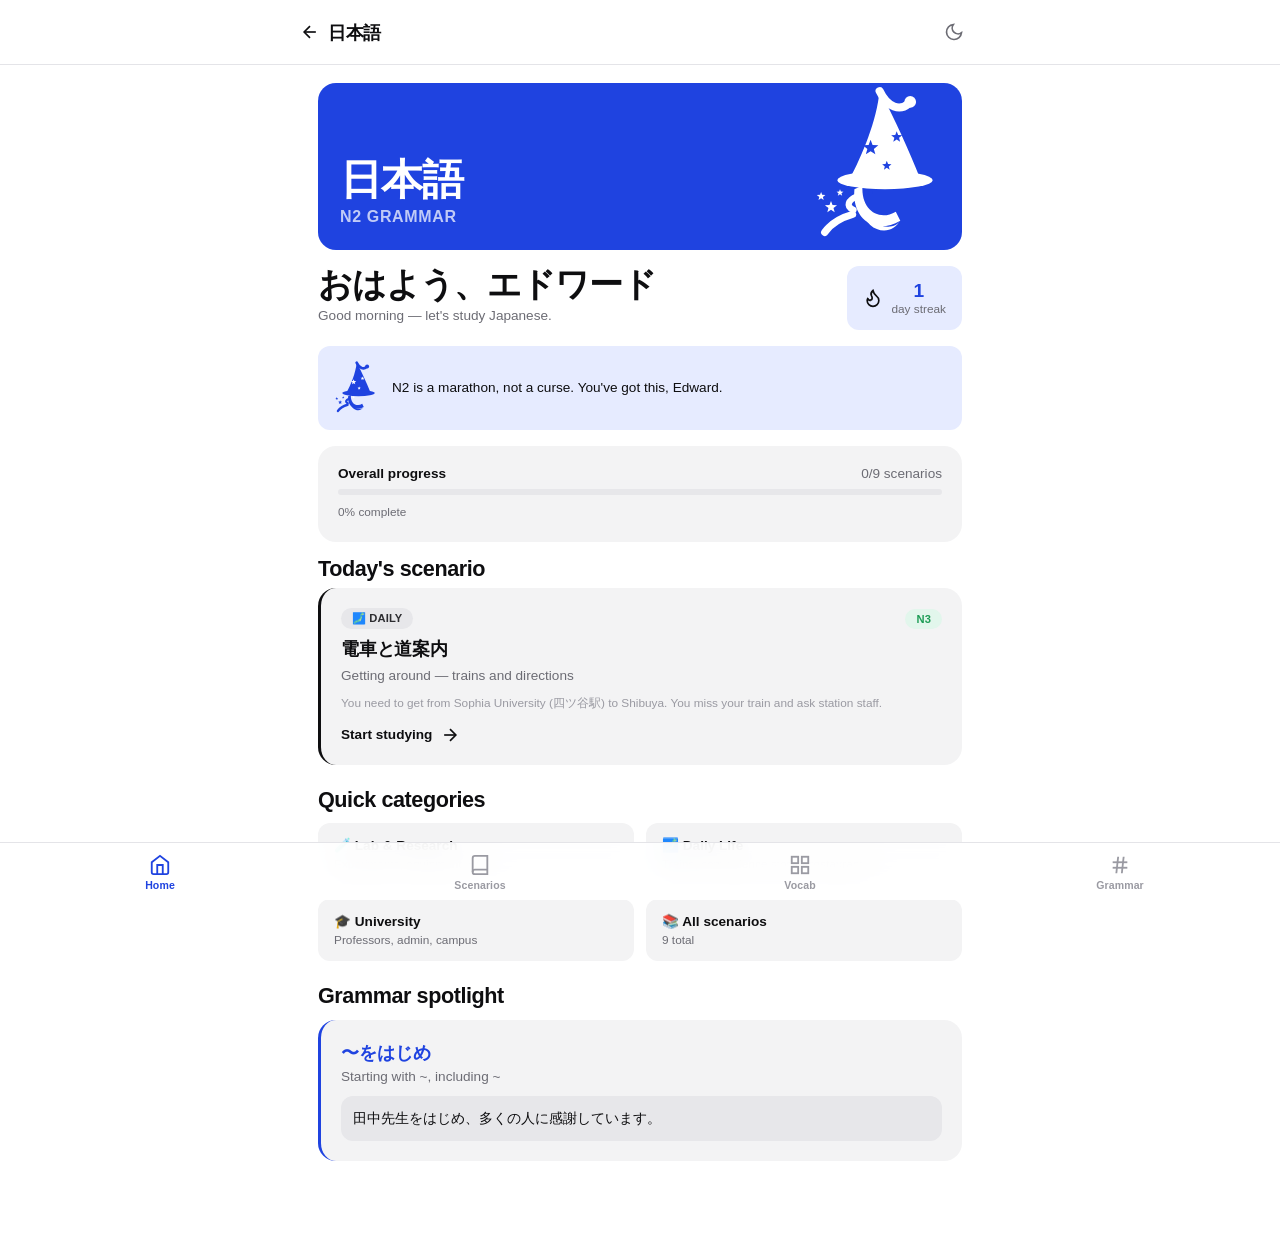
<file: apps/japanese/index.html>
<!DOCTYPE html>
<html lang="ja">
<head>
  <meta charset="UTF-8">
  <meta name="viewport" content="width=device-width, initial-scale=1.0, maximum-scale=1.0">
  <meta name="apple-mobile-web-app-capable" content="yes">
  <meta name="apple-mobile-web-app-status-bar-style" content="default">
  <meta name="theme-color" content="#1f43e0">
  <title>日本語 Study — Edward</title>
  <link rel="manifest" href="../../manifest.json">
  <link rel="icon" type="image/png" href="../../assets/icon.png">
  <link rel="icon" type="image/svg+xml" href="../../assets/icon.svg">
  <link rel="apple-touch-icon" href="../../assets/icon.png">
  <link rel="stylesheet" href="../../shared/css/style.css">
  <style>
    /* Extra styles specific to Japanese app */
    .dialogue-bubble { transition: all 0.2s; }
    .dialogue-bubble:hover { transform: translateY(-1px); box-shadow: var(--shadow-md); }
    input[type="text"] {
      font-family: var(--font-jp);
      color: var(--text);
      background: var(--surface);
      border: 1px solid var(--border);
      border-radius: var(--radius-sm);
    }
    input[type="text"]:focus {
      outline: none;
      border-color: var(--accent);
      box-shadow: 0 0 0 3px var(--accent-light);
    }
    button:disabled { opacity: 0.6; cursor: not-allowed; }
    /* Furigana */
    ruby { ruby-position: over; -webkit-ruby-position: over; }
    rt {
      font-size: 0.5em;
      color: var(--accent);
      font-weight: 600;
      user-select: none;
      letter-spacing: 0;
    }
  </style>
</head>
<body>
  <div id="app"></div>
  <script src="../../shared/js/usage.js"></script>
  <script src="../../shared/js/pwa.js"></script>
  <script src="content.js"></script>
  <script src="app.js"></script>
</body>
</html>
</file>
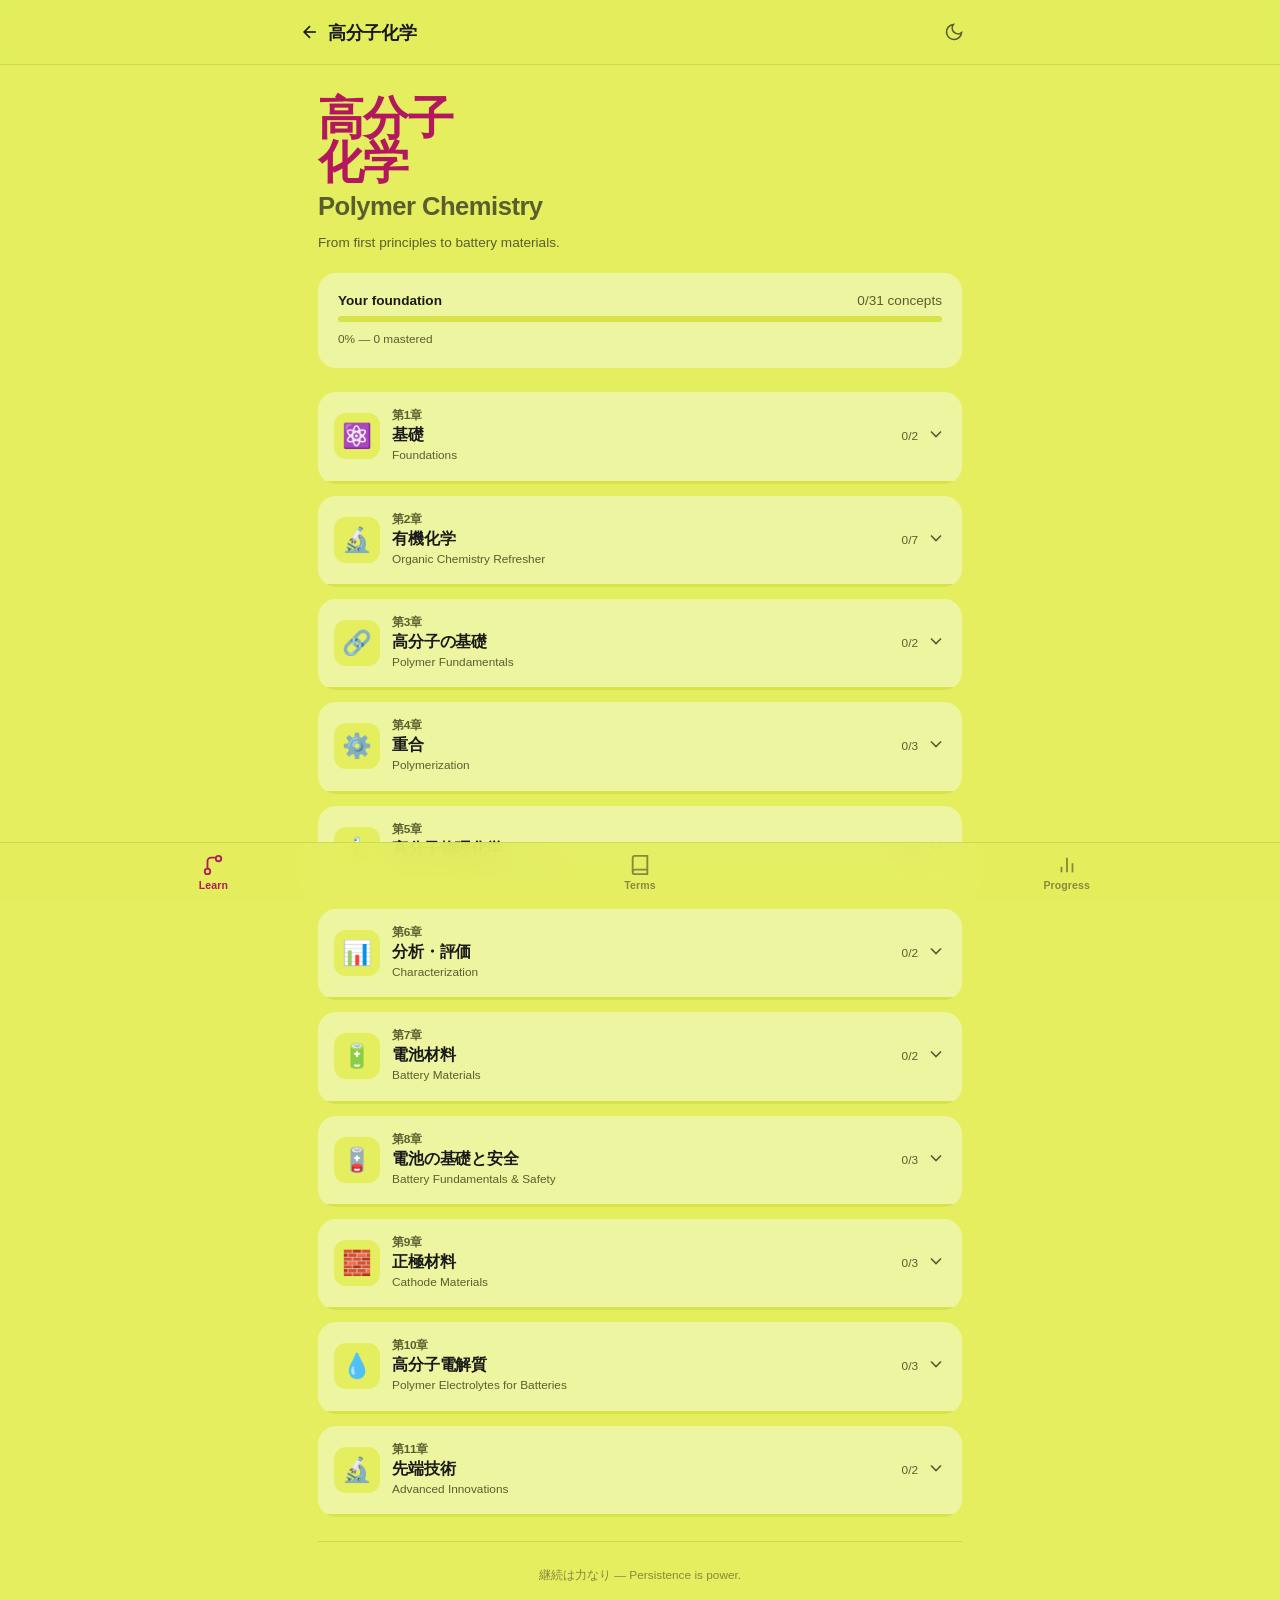
<file: apps/polymer/index.html>
<!DOCTYPE html>
<html lang="en">
<head>
  <meta charset="UTF-8">
  <meta name="viewport" content="width=device-width, initial-scale=1.0, maximum-scale=1.0">
  <meta name="apple-mobile-web-app-capable" content="yes">
  <meta name="theme-color" content="#1f43e0">
  <title>高分子化学 Polymer Chemistry — Edward</title>
  <link rel="manifest" href="/manifest.json">
  <link rel="icon" type="image/png" href="/assets/icon.png">
  <link rel="icon" type="image/svg+xml" href="/assets/icon.svg">
  <link rel="apple-touch-icon" href="/assets/icon.png">
  <link rel="stylesheet" href="/shared/css/style.css">
  <link rel="stylesheet" href="/apps/polymer/theme.css">
  <style>
    .card strong { color: var(--text); font-weight: 700; }
    [data-theme="dark"] .card strong { color: var(--ink); }
  </style>
</head>
<body>
  <div id="app"></div>
  <script src="/shared/js/usage.js"></script>
  <script src="/shared/js/pwa.js"></script>
  <script src="/apps/polymer/content.js"></script>
  <script src="/apps/polymer/enrichment.js"></script>
  <script src="/apps/polymer/app.js"></script>
</body>
</html>
</file>
<file: shared/css/style.css>
/* ═══════════════════════════════════════════════════════════════════
   STUDY HUB — Minimalist / Swiss / poppy base
   Helvetica, flat color blocks, bold type, generous whitespace.
   Default palette = blue + white (Japanese & hub). Polymer overrides it.
   ═══════════════════════════════════════════════════════════════════ */

:root {
  --bg: #ffffff;
  --surface: #f3f3f4;
  --surface2: #e7e7ea;
  --border: #e4e4e8;
  --border-strong: #cfcfd6;

  --ink: #0e0e10;
  --ink-soft: #2c2c30;
  --primary: #0e0e10;
  --primary-light: #e9edff;
  --primary-dark: #000000;

  /* Accent — electric blue (Japanese / hub default) */
  --accent: #1f43e0;
  --accent-bright: #2f57ff;
  --accent-light: #e6ebff;

  --seal: #c0186a;
  --seal-light: #fbe4f0;

  --success: #1f9d57;
  --success-light: #e2f6ec;
  --warning: #e8a72f;
  --warning-light: #fdf1d8;

  --text: #0e0e10;
  --text-muted: #6c6c74;
  --text-faint: #9a9aa2;

  --radius: 18px;
  --radius-sm: 12px;
  --shadow: 0 1px 2px rgba(0,0,0,0.04);
  --shadow-md: 0 8px 30px rgba(0,0,0,0.10);

  /* Helvetica everywhere; Japanese uses a matching gothic sans */
  --font: 'Helvetica Neue', Helvetica, Arial, 'Segoe UI', Roboto, sans-serif;
  --font-jp: 'Hiragino Sans', 'Hiragino Kaku Gothic ProN', 'Yu Gothic', 'YuGothic', 'Meiryo', sans-serif;
  --font-display: 'Helvetica Neue', Helvetica, Arial, sans-serif;
  --font-jp-sans: var(--font-jp);
}

[data-theme="dark"] {
  --bg: #121214;
  --surface: #1c1c20;
  --surface2: #26262b;
  --border: #2d2d33;
  --border-strong: #3c3c44;

  --ink: #f3f3f5;
  --ink-soft: #d6d6da;
  --primary: #f3f3f5;
  --primary-light: #20264a;
  --primary-dark: #ffffff;

  --accent: #5e7bff;
  --accent-bright: #7a92ff;
  --accent-light: #1d2347;

  --seal: #ec5fa0;
  --seal-light: #3a1326;

  --success: #4cc585;
  --success-light: #15291e;
  --warning: #e8b24f;
  --warning-light: #2e2410;

  --text: #f3f3f5;
  --text-muted: #9b9ba4;
  --text-faint: #6a6a72;

  --shadow: 0 1px 2px rgba(0,0,0,0.4);
  --shadow-md: 0 12px 36px rgba(0,0,0,0.6);
}

* { box-sizing: border-box; margin: 0; padding: 0; }

body {
  font-family: var(--font);
  background: var(--bg);
  color: var(--text);
  min-height: 100vh;
  -webkit-font-smoothing: antialiased;
  text-rendering: optimizeLegibility;
  transition: background-color 0.25s, color 0.25s;
}

/* Typography — big, tight, bold (Swiss) */
h1 { font-family: var(--font-display); font-size: 2.1rem; font-weight: 800; line-height: 0.98; letter-spacing: -0.03em; }
h2 { font-family: var(--font-display); font-size: 1.35rem; font-weight: 700; letter-spacing: -0.02em; line-height: 1.05; }
h3 { font-size: 1.02rem; font-weight: 700; letter-spacing: -0.01em; }
p { line-height: 1.55; }
.jp { font-family: var(--font-jp); }
.jp-sans { font-family: var(--font-jp); }
.display { font-family: var(--font-display); font-weight: 800; letter-spacing: -0.02em; }
.text-muted { color: var(--text-muted); }
.text-faint { color: var(--text-faint); }
.text-sm { font-size: 0.85rem; }
.text-xs { font-size: 0.74rem; }
.text-lg { font-size: 1.15rem; }
.text-xl { font-size: 1.4rem; }
.text-2xl { font-size: 1.9rem; letter-spacing: -0.03em; }
.font-bold { font-weight: 800; }
.font-medium { font-weight: 600; }

/* Layout */
.container { max-width: 680px; margin: 0 auto; padding: 0 18px; }
.container-wide { max-width: 960px; margin: 0 auto; padding: 0 18px; }

/* Cards — flat, rounded, minimal */
.card {
  background: var(--surface);
  border: none;
  border-radius: var(--radius);
  padding: 20px;
  box-shadow: none;
  position: relative;
}
.card-sm { padding: 14px 16px; border-radius: var(--radius-sm); }
.card-lg { padding: 26px; }

/* Buttons — solid, bold, pill/rounded */
.btn {
  display: inline-flex; align-items: center; justify-content: center; gap: 7px;
  padding: 13px 24px;
  border-radius: 100px;
  font-size: 0.92rem; font-weight: 700; letter-spacing: -0.01em;
  cursor: pointer; border: none; text-decoration: none;
  font-family: var(--font);
  transition: transform 0.12s ease, background 0.15s, opacity 0.15s;
}
.btn:active { transform: scale(0.98); }
.btn-primary { background: var(--accent); color: #fff; }
.btn-primary:hover { background: var(--accent-bright); }
.btn-secondary { background: var(--surface2); color: var(--text); }
.btn-secondary:hover { background: var(--border-strong); }
.btn-ghost { background: transparent; color: var(--text-muted); padding: 8px 12px; }
.btn-ghost:hover { background: var(--surface); color: var(--text); }
.btn-gold { background: var(--accent); color: #fff; }
.btn-gold:hover { background: var(--accent-bright); }
.btn-danger { background: var(--seal); color: #fff; }
.btn-sm { padding: 8px 16px; font-size: 0.82rem; }
.btn-lg { padding: 16px 28px; font-size: 1rem; }
.btn-full { width: 100%; }

/* Badges — flat pills */
.badge {
  display: inline-flex; align-items: center; gap: 4px;
  padding: 4px 11px; border-radius: 100px;
  font-size: 0.7rem; font-weight: 700; letter-spacing: 0.01em; text-transform: uppercase;
}
.badge-primary { background: var(--surface2); color: var(--ink-soft); }
.badge-success { background: var(--success-light); color: var(--success); }
.badge-warning { background: var(--warning-light); color: var(--warning); }
.badge-accent { background: var(--accent-light); color: var(--accent); }
.badge-seal { background: var(--seal-light); color: var(--seal); }

/* Progress — thin flat bar */
.progress { height: 6px; background: var(--surface2); border-radius: 100px; overflow: hidden; }
.progress-fill { height: 100%; background: var(--accent); border-radius: 100px; transition: width 0.5s ease; }

/* Nav */
.nav {
  position: sticky; top: 0; z-index: 100;
  background: color-mix(in srgb, var(--bg) 86%, transparent);
  backdrop-filter: blur(12px);
  border-bottom: 1px solid var(--border);
  padding: 14px 18px;
}
.nav-inner { max-width: 680px; margin: 0 auto; display: flex; align-items: center; justify-content: space-between; }
.nav-logo {
  font-family: var(--font-display); font-size: 1.15rem; font-weight: 800; letter-spacing: -0.02em;
  color: var(--ink); text-decoration: none; display: flex; align-items: center; gap: 8px; white-space: nowrap;
}

/* Bottom tab nav */
.tab-nav {
  position: fixed; bottom: 0; left: 0; right: 0;
  background: color-mix(in srgb, var(--bg) 92%, transparent);
  backdrop-filter: blur(14px);
  border-top: 1px solid var(--border);
  display: flex; z-index: 100; padding-bottom: env(safe-area-inset-bottom);
}
.tab-item {
  flex: 1; display: flex; flex-direction: column; align-items: center;
  padding: 11px 4px 9px; cursor: pointer; gap: 3px;
  color: var(--text-faint); font-size: 0.66rem; font-weight: 700; letter-spacing: 0.01em;
  border: none; background: none; font-family: var(--font); transition: color 0.15s; position: relative;
}
.tab-item.active { color: var(--accent); }
.tab-item svg { width: 22px; height: 22px; }
svg { width: 20px; height: 20px; flex-shrink: 0; }

/* Utility */
.flex { display: flex; } .flex-col { flex-direction: column; }
.items-center { align-items: center; } .items-start { align-items: flex-start; }
.justify-between { justify-content: space-between; } .justify-center { justify-content: center; }
.gap-2 { gap: 8px; } .gap-3 { gap: 12px; } .gap-4 { gap: 16px; } .gap-6 { gap: 24px; }
.flex-1 { flex: 1; }
.grid-2 { display: grid; grid-template-columns: 1fr 1fr; gap: 12px; }
.ml-2 { margin-left: 8px; } .mr-2 { margin-right: 8px; }
.mt-1 { margin-top: 4px; } .mt-2 { margin-top: 8px; } .mt-3 { margin-top: 12px; } .mt-4 { margin-top: 16px; } .mt-6 { margin-top: 24px; }
.mb-1 { margin-bottom: 4px; } .mb-2 { margin-bottom: 8px; } .mb-3 { margin-bottom: 12px; } .mb-4 { margin-bottom: 16px; } .mb-6 { margin-bottom: 24px; }
.p-3 { padding: 12px; } .p-4 { padding: 16px; }
.w-full { width: 100%; } .text-center { text-align: center; } .text-right { text-align: right; }
.rounded { border-radius: var(--radius-sm); } .rounded-full { border-radius: 100px; }
.border { border: 1px solid var(--border); }
.bg-surface2 { background: var(--surface2); }
.hidden { display: none; }
.divider { height: 1px; background: var(--border); margin: 18px 0; }

/* Decorative divider — minimal line */
.ink-divider { height: 1px; background: var(--border); margin: 24px 0; }

.main-content { padding-bottom: 88px; padding-top: 18px; }

/* Animations */
@keyframes fadeIn { from { opacity: 0; transform: translateY(10px); } to { opacity: 1; transform: translateY(0); } }
@keyframes pop { 0% { transform: scale(0.96); } 60% { transform: scale(1.02); } 100% { transform: scale(1); } }
@keyframes shake { 0%,100% { transform: translateX(0); } 25% { transform: translateX(-5px); } 75% { transform: translateX(5px); } }
@keyframes inkSpread { from { opacity: 0; transform: translateY(6px); } to { opacity: 1; transform: translateY(0); } }
.animate-in { animation: fadeIn 0.28s ease forwards; }
.animate-pop { animation: pop 0.28s ease forwards; }
.animate-shake { animation: shake 0.3s ease; }
.animate-ink { animation: inkSpread 0.4s ease forwards; }

/* Toggle */
.toggle { position: relative; width: 46px; height: 26px; }
.toggle input { opacity: 0; width: 0; height: 0; }
.toggle-slider { position: absolute; inset: 0; background: var(--border-strong); border-radius: 100px; cursor: pointer; transition: 0.2s; }
.toggle-slider::before { content: ''; position: absolute; width: 20px; height: 20px; left: 3px; top: 3px; background: #fff; border-radius: 50%; transition: 0.2s; }
.toggle input:checked + .toggle-slider { background: var(--accent); }
.toggle input:checked + .toggle-slider::before { transform: translateX(20px); }

/* Chip */
.chip {
  display: inline-flex; align-items: center; gap: 4px;
  padding: 8px 16px; border-radius: 100px;
  font-size: 0.82rem; font-weight: 700; letter-spacing: -0.01em;
  background: var(--surface); color: var(--text-muted);
  border: none; cursor: pointer; transition: all 0.15s;
}
.chip.active { background: var(--accent); color: #fff; }

/* Seal mark — hidden in minimalist design */
.seal-mark { display: none; }

@media (max-width: 480px) {
  h1 { font-size: 1.85rem; }
  .card { padding: 16px; }
  .card-lg { padding: 20px; }
  .grid-2 { grid-template-columns: 1fr 1fr; }
}
</file>
<file: apps/history/theme.css>
/* ═══════════════════════════════════════════════════════════════════
   HISTORY — warm paper + terracotta (Swiss / Helvetica, image-forward)
   Distinct from Japanese (blue) and Polymer (lime/maroon).
   ═══════════════════════════════════════════════════════════════════ */

:root {
  --bg: #f4efe6;            /* warm paper */
  --surface: #fffdf8;       /* near-white card */
  --surface2: #e8e1d2;
  --border: #e3dccb;
  --border-strong: #cdc3ac;

  --ink: #211d18;
  --ink-soft: #3a352c;
  --primary: #b8532a;       /* terracotta */
  --primary-light: #f6e2d6;
  --primary-dark: #8f3d1c;

  --accent: #b8532a;        /* terracotta — era labels, dates, active */
  --accent-bright: #d0642f;
  --accent-light: #f6e2d6;

  --seal: #8a5a2b;
  --seal-light: #efe4d2;

  --success: #4f7a3a;
  --success-light: #e2edd6;
  --warning: #b8532a;
  --warning-light: #f6e2d6;

  --text: #211d18;
  --text-muted: #6b6152;
  --text-faint: #9c9384;

  --radius: 18px;
  --radius-sm: 12px;
}

[data-theme="dark"] {
  --bg: #191510;
  --surface: #241f18;
  --surface2: #2f2920;
  --border: #3a3327;
  --border-strong: #4c4433;

  --ink: #f2ebdd;
  --ink-soft: #d8cfbd;
  --primary: #e08048;       /* warm terracotta on dark */
  --primary-light: #38251a;
  --primary-dark: #ef9058;

  --accent: #e08048;
  --accent-bright: #f0925a;
  --accent-light: #38251a;

  --seal: #c99a5e;
  --seal-light: #322717;

  --success: #8fb56a;
  --success-light: #232c17;
  --warning: #e08048;
  --warning-light: #322717;

  --text: #f2ebdd;
  --text-muted: #a89e8b;
  --text-faint: #6f6656;
}

body { background: var(--bg); }

h1, h2 { color: var(--text); }
.progress-fill { background: var(--accent); }
.chip.active { background: var(--accent); color: #fff; }
.tab-item.active { color: var(--accent); }
.btn-primary { background: var(--accent); }
.btn-primary:hover { background: var(--accent-bright); }

/* Event card media header (image on top, with typographic fallback behind) */
.evt-media {
  position: relative;
  width: 100%;
  aspect-ratio: 16 / 10;
  background: var(--accent-light);
  overflow: hidden;
  display: flex;
  align-items: flex-end;
}
.evt-media .evt-fallback {
  position: absolute; inset: 0;
  display: flex; flex-direction: column; justify-content: center;
  padding: 20px;
  background:
    linear-gradient(135deg, color-mix(in srgb, var(--accent) 22%, var(--surface2)), var(--surface2));
}
.evt-media img {
  position: absolute; inset: 0;
  width: 100%; height: 100%;
  object-fit: cover;
  opacity: 0;
  transition: opacity 0.45s ease;
  z-index: 1;
}
.evt-media .evt-date-badge {
  position: relative; z-index: 2;
  margin: 12px;
  background: color-mix(in srgb, var(--bg) 78%, transparent);
  backdrop-filter: blur(6px);
  color: var(--text);
  font-weight: 700; font-size: 0.78rem; letter-spacing: -0.01em;
  padding: 5px 12px; border-radius: 100px;
}
.evt-card { overflow: hidden; padding: 0; }
.evt-body { padding: 18px 20px 20px; }
</file>
<file: apps/polymer/theme.css>
/* ═══════════════════════════════════════════════════════════════════
   POLYMER — Lime green + maroon (Swiss / Helvetica bold)
   Inspired by "sex house & helvetica bold": chartreuse ground, maroon type.
   ═══════════════════════════════════════════════════════════════════ */

:root {
  --bg: #e4ee5e;            /* lime / chartreuse */
  --surface: #eef5a0;       /* lighter lime card */
  --surface2: #d8e34a;
  --border: #cdd94f;
  --border-strong: #b3c23a;

  --ink: #1a1a1a;
  --ink-soft: #3a3a3a;
  --primary: #b3185f;       /* maroon/magenta */
  --primary-light: #f6dfec;
  --primary-dark: #8f1149;

  --accent: #b3185f;        /* maroon — titles, highlights */
  --accent-bright: #d11f72;
  --accent-light: #f7dce9;

  --seal: #b3185f;
  --seal-light: #f7dce9;

  --success: #3b7d2a;
  --success-light: #dcebbf;
  --warning: #b3185f;
  --warning-light: #f7dce9;

  --text: #1a1a1a;
  --text-muted: #5a5e2e;    /* olive-tinted muted on lime */
  --text-faint: #87893f;

  --radius: 18px;
  --radius-sm: 12px;
}

[data-theme="dark"] {
  --bg: #1b1e0a;            /* deep olive-black */
  --surface: #262a0f;
  --surface2: #313618;
  --border: #3c4220;
  --border-strong: #515a2c;

  --ink: #eef5a0;
  --ink-soft: #d4dd7e;
  --primary: #f7569f;       /* bright maroon-pink on dark */
  --primary-light: #3a1226;
  --primary-dark: #ff6fae;

  --accent: #f7569f;
  --accent-bright: #ff7ab5;
  --accent-light: #3a1226;

  --seal: #f7569f;
  --seal-light: #3a1226;

  --success: #9ccb5e;
  --success-light: #252d12;
  --warning: #f7569f;
  --warning-light: #3a1226;

  --text: #eef5a0;
  --text-muted: #aeb673;
  --text-faint: #767c46;
}

body { background: var(--bg); }

/* Headers in maroon, heavy Helvetica */
h1, h2 { color: var(--accent); }
[data-theme="dark"] h1, [data-theme="dark"] h2 { color: var(--accent); }

/* Cards: clean white-ish lime panels */
.card { background: var(--surface); }

/* Progress bar maroon */
.progress-fill { background: var(--accent); }

/* Active chips/tabs maroon */
.chip.active { background: var(--accent); color: #fff; }
.tab-item.active { color: var(--accent); }
.btn-primary { background: var(--accent); }
.btn-primary:hover { background: var(--accent-bright); }
.btn-gold { background: var(--accent); color: #fff; }

/* Module jewel discs become flat maroon-on-lime number tiles */
.jewel-disc {
  width: 46px; height: 46px; border-radius: 12px;
  display: flex; align-items: center; justify-content: center;
  font-size: 1.5rem; flex-shrink: 0;
  background: var(--bg) !important;
}

/* Flashcards — tap to flip (3D) */
.flashcard { height: 140px; perspective: 1000px; cursor: pointer; }
.flashcard-inner { position: relative; width: 100%; height: 100%; transition: transform 0.5s; transform-style: preserve-3d; }
.flashcard.flipped .flashcard-inner { transform: rotateY(180deg); }
.flashcard-face {
  position: absolute; inset: 0;
  -webkit-backface-visibility: hidden; backface-visibility: hidden;
  display: flex; align-items: center; justify-content: center;
  padding: 16px; text-align: center;
  border-radius: var(--radius); background: var(--surface);
}
.flashcard-front { border-left: 5px solid var(--accent); }
.flashcard-back { transform: rotateY(180deg); background: var(--accent); color: #fff; }
</file>
